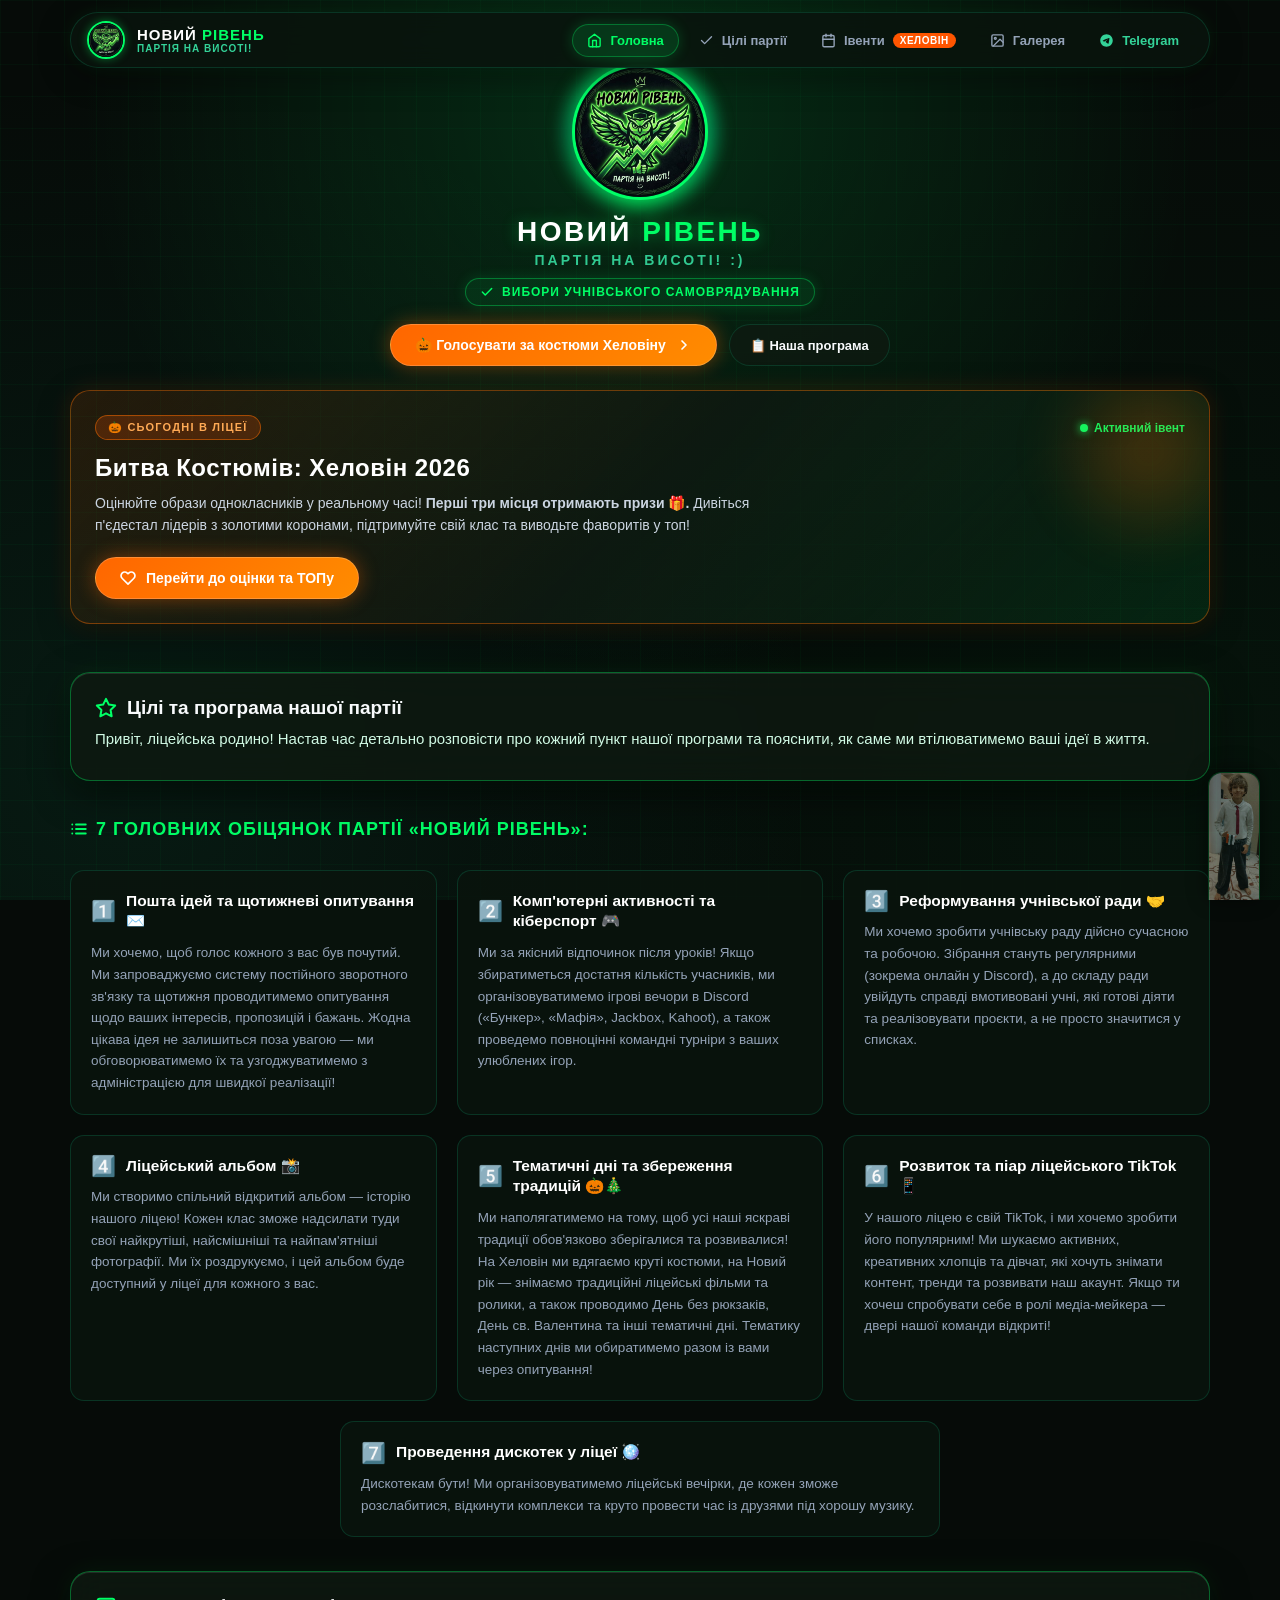
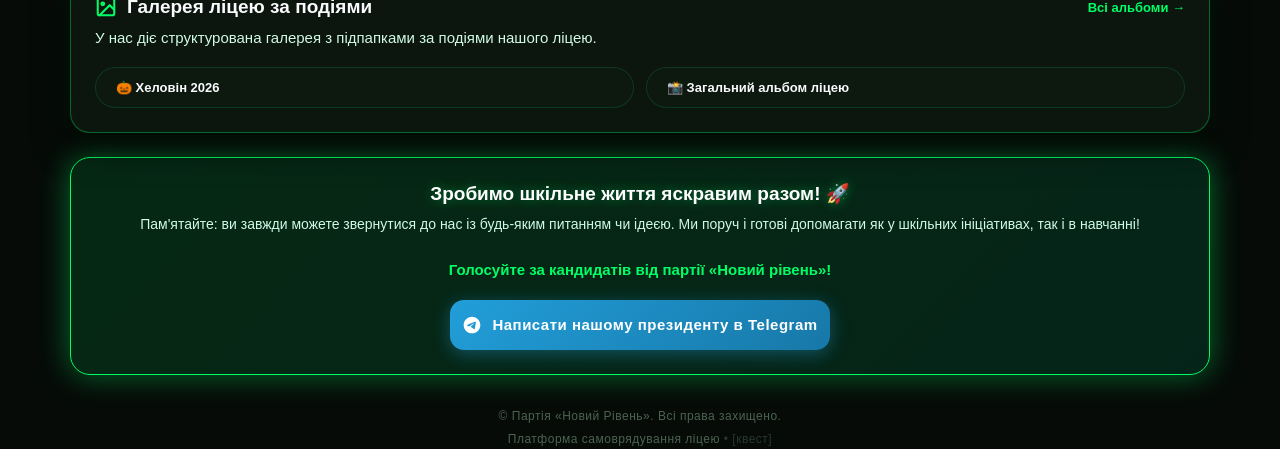
<file: index.html>
<!DOCTYPE html>
<html lang="uk">
<head>
  <meta charset="UTF-8">
  <meta name="viewport" content="width=device-width, initial-scale=1.0, maximum-scale=1.0, user-scalable=no, viewport-fit=cover">
  <meta name="theme-color" content="#060b08">
  <meta name="apple-mobile-web-app-status-bar-style" content="black-translucent">
  <meta name="referrer" content="strict-origin-when-cross-origin">
  <meta http-equiv="X-Content-Type-Options" content="nosniff">
  <meta http-equiv="Content-Security-Policy" content="default-src 'self'; script-src 'self' 'unsafe-inline'; style-src 'self' 'unsafe-inline' https://fonts.googleapis.com; font-src 'self' https://fonts.gstatic.com data:; img-src 'self' data: blob:; media-src 'self' blob: data:; connect-src 'self' https://countapi.mileshilliard.com;">
  <!-- OWASP Clickjacking Defense: Frame-Busting -->
  <style id="anti-clickjack">body{display:none !important;}</style>
  <script>
    if (self === top) {
      var antiClickjack = document.getElementById("anti-clickjack");
      if (antiClickjack) antiClickjack.parentNode.removeChild(antiClickjack);
    } else {
      top.location = self.location;
    }
  </script>
  <link rel="stylesheet" href="style.css?v=2.7">
  <link rel="icon" type="image/jpeg" href="assets/logo.jpg">
</head>
<body>

  <!-- Easter egg glitch transition screen -->
  <div id="glitchOverlay" class="glitch-overlay">
    <div class="glitch-text">[ СЕКРЕТНИЙ ПРОТОКОЛ: АКТИВОВАНО ]</div>
    <p style="color: #6ee7b7; font-family: monospace; font-size: 14px; margin-top: 12px;">Вхід до таємної системи квесту...</p>
  </div>

  <!-- Sticky Global Navigation Bar -->
  <nav class="site-nav">
    <div class="nav-container">
      <a href="index.html" class="nav-brand">
        <img src="assets/logo.jpg" alt="Новий Рівень" class="nav-logo-thumb" width="38" height="38" style="width: 38px; height: 38px; max-width: 38px; max-height: 38px; border-radius: 50%; object-fit: cover; flex-shrink: 0;">
        <div class="nav-brand-text">
          <span class="nav-brand-title">Новий <span>Рівень</span></span>
          <span class="nav-brand-sub">Партія на висоті!</span>
        </div>
      </a>

      <div class="nav-links">
        <a href="index.html" class="nav-link active">
          <svg width="15" height="15" viewBox="0 0 24 24" fill="none" stroke="currentColor" stroke-width="2.2" stroke-linecap="round" stroke-linejoin="round">
            <path d="M3 9l9-7 9 7v11a2 2 0 0 1-2 2H5a2 2 0 0 1-2-2z"></path>
            <polyline points="9 22 9 12 15 12 15 22"></polyline>
          </svg>
          <span>Головна</span>
        </a>

        <a href="#goals" class="nav-link">
          <svg width="15" height="15" viewBox="0 0 24 24" fill="none" stroke="currentColor" stroke-width="2.2" stroke-linecap="round" stroke-linejoin="round">
            <polyline points="20 6 9 17 4 12"></polyline>
          </svg>
          <span>Цілі партії</span>
        </a>

        <a href="events.html" class="nav-link">
          <svg width="15" height="15" viewBox="0 0 24 24" fill="none" stroke="currentColor" stroke-width="2.2" stroke-linecap="round" stroke-linejoin="round">
            <rect x="3" y="4" width="18" height="18" rx="2" ry="2"></rect>
            <line x1="16" y1="2" x2="16" y2="6"></line>
            <line x1="8" y1="2" x2="8" y2="6"></line>
            <line x1="3" y1="10" x2="21" y2="10"></line>
          </svg>
          <span>Івенти</span>
          <span class="nav-badge-pill">Хеловін</span>
        </a>

        <a href="gallery.html" class="nav-link">
          <svg width="15" height="15" viewBox="0 0 24 24" fill="none" stroke="currentColor" stroke-width="2.2" stroke-linecap="round" stroke-linejoin="round">
            <rect x="3" y="3" width="18" height="18" rx="2" ry="2"></rect>
            <circle cx="8.5" cy="8.5" r="1.5"></circle>
            <polyline points="21 15 16 10 5 21"></polyline>
          </svg>
          <span>Галерея</span>
        </a>

        <a href="https://t.me/zyabl1kkk" target="_blank" rel="noopener noreferrer" class="nav-link" style="color: var(--emerald-400);">
          <svg width="15" height="15" viewBox="0 0 24 24" fill="currentColor">
            <path d="M12 2C6.48 2 2 6.48 2 12s4.48 10 10 10 10-4.48 10-10S17.52 2 12 2zm4.64 6.8c-.15 1.58-.8 5.42-1.13 7.19-.14.75-.42 1-.68 1.03-.58.05-1.02-.38-1.58-.75-.88-.58-1.38-.94-2.23-1.5-.99-.65-.35-1.01.22-1.59.15-.15 2.71-2.48 2.76-2.69a.2.2 0 00-.05-.18c-.06-.05-.14-.03-.21-.02-.09.02-1.49.95-4.22 2.79-.4.27-.76.41-1.08.4-.36-.01-1.04-.2-1.55-.37-.63-.2-1.12-.31-1.08-.66.02-.18.27-.36.74-.55 2.92-1.27 4.86-2.11 5.83-2.51 2.78-1.16 3.35-1.36 3.73-1.36.08 0 .27.02.39.12.1.08.13.19.14.27-.01.06.01.24 0 .38z"/>
          </svg>
          <span>Telegram</span>
        </a>
      </div>

      <!-- Mobile toggle -->
      <button class="nav-mobile-toggle" id="mobileNavToggle" aria-label="Меню">
        <svg width="20" height="20" viewBox="0 0 24 24" fill="none" stroke="currentColor" stroke-width="2.5" stroke-linecap="round" stroke-linejoin="round">
          <line x1="3" y1="12" x2="21" y2="12"></line>
          <line x1="3" y1="6" x2="21" y2="6"></line>
          <line x1="3" y1="18" x2="21" y2="18"></line>
        </svg>
      </button>
    </div>

    <!-- Mobile Dropdown -->
    <div class="mobile-dropdown-menu" id="mobileDropdownMenu">
      <a href="index.html" class="nav-link active">🏠 Головна сторінка</a>
      <a href="#goals" class="nav-link">🎯 Цілі та Програма партії</a>
      <a href="events.html" class="nav-link">🎃 Івенти (Битва костюмів)</a>
      <a href="gallery.html" class="nav-link">📸 Галерея ліцею за подіями</a>
      <a href="https://t.me/zyabl1kkk" target="_blank" rel="noopener noreferrer" class="nav-link">✈️ Написати президенту партії</a>
    </div>
  </nav>

  <div class="main-container">
    
    <!-- Header -->
    <header class="header">
      <div class="logo-wrapper" id="logoBadge" title="Новий Рівень">
        <div class="logo-glow-ring"></div>
        <img src="assets/logo.jpg" alt="Партія Новий Рівень" class="logo-img">
        <!-- Секретна область над короною сови (пасхалка квесту) -->
        <div id="secretCrown" class="secret-crown-hint" title="✨"></div>
      </div>
      <h1 class="brand-title">Новий <span>Рівень</span></h1>
      <p class="brand-subtitle">Партія на висоті! :)</p>
      
      <div class="campaign-badge">
        <svg width="14" height="14" viewBox="0 0 24 24" fill="none" stroke="currentColor" stroke-width="2.5" stroke-linecap="round" stroke-linejoin="round">
          <polyline points="20 6 9 17 4 12"></polyline>
        </svg>
        <span>Вибори учнівського самоврядування</span>
      </div>

      <!-- Quick Action Buttons -->
      <div style="display: flex; gap: 12px; margin-top: 18px; flex-wrap: wrap; justify-content: center;">
        <a href="events.html" class="btn-spotlight-primary">
          <span>🎃 Голосувати за костюми Хеловіну</span>
          <svg width="16" height="16" viewBox="0 0 24 24" fill="none" stroke="currentColor" stroke-width="2.5" stroke-linecap="round" stroke-linejoin="round">
            <polyline points="9 18 15 12 9 6"></polyline>
          </svg>
        </a>

        <a href="#goals" class="btn-spotlight-secondary">
          <span>📋 Наша програма</span>
        </a>
      </div>
    </header>

    <!-- Active Event Spotlight Card -->
    <div class="event-spotlight-card">
      <div class="spotlight-glow"></div>
      <div class="spotlight-header">
        <span class="spotlight-tag">🎃 Сьогодні в ліцеї</span>
        <span class="spotlight-status">Активний івент</span>
      </div>
      <h2 class="spotlight-title">Битва Костюмів: Хеловін 2026</h2>
      <p class="spotlight-desc">
        Оцінюйте образи однокласників у реальному часі! <b>Перші три місця отримають призи 🎁.</b> Дивіться п'єдестал лідерів з золотими коронами, підтримуйте свій клас та виводьте фаворитів у топ!
      </p>
      <div class="spotlight-actions">
        <a href="events.html" class="btn-spotlight-primary">
          <svg width="16" height="16" viewBox="0 0 24 24" fill="none" stroke="currentColor" stroke-width="2.5" stroke-linecap="round" stroke-linejoin="round">
            <path d="M20.84 4.61a5.5 5.5 0 0 0-7.78 0L12 5.67l-1.06-1.06a5.5 5.5 0 0 0-7.78 7.78l1.06 1.06L12 21.23l7.78-7.78 1.06-1.06a5.5 5.5 0 0 0 0-7.78z"></path>
          </svg>
          <span>Перейти до оцінки та ТОПу</span>
        </a>
      </div>
    </div>

    <!-- Goals & Promises Section Anchor -->
    <div id="goals"></div>

    <!-- Intro Card -->
    <div class="cyber-card">
      <div class="card-title">
        <svg width="22" height="22" viewBox="0 0 24 24" fill="none" stroke="currentColor" stroke-width="2.2" stroke-linecap="round" stroke-linejoin="round">
          <polygon points="12 2 15.09 8.26 22 9.27 17 14.14 18.18 21.02 12 17.77 5.82 21.02 7 14.14 2 9.27 8.91 8.26 12 2"></polygon>
        </svg>
        <span>Цілі та програма нашої партії</span>
      </div>
      <p class="intro-text">
        Привіт, ліцейська родино! Настав час детально розповісти про кожний пункт нашої програми та пояснити, як саме ми втілюватимемо ваші ідеї в життя.
      </p>
    </div>

    <!-- 7 Promises Section Title -->
    <div class="program-section-title">
      <svg width="18" height="18" viewBox="0 0 24 24" fill="none" stroke="currentColor" stroke-width="2.5" stroke-linecap="round" stroke-linejoin="round">
        <line x1="8" y1="6" x2="21" y2="6"></line>
        <line x1="8" y1="12" x2="21" y2="12"></line>
        <line x1="8" y1="18" x2="21" y2="18"></line>
        <line x1="3" y1="6" x2="3.01" y2="6"></line>
        <line x1="3" y1="12" x2="3.01" y2="12"></line>
        <line x1="3" y1="18" x2="3.01" y2="18"></line>
      </svg>
      <span>7 головних обіцянок партії «Новий Рівень»:</span>
    </div>

    <!-- 7 Promises Cards Grid -->
    <div class="program-grid">

      <!-- 1 -->
      <div class="promise-card">
        <div class="promise-header">
          <span class="promise-num">1️⃣</span>
          <h3 class="promise-title">Пошта ідей та щотижневі опитування ✉️</h3>
        </div>
        <p class="promise-body">
          Ми хочемо, щоб голос кожного з вас був почутий. Ми запроваджуємо систему постійного зворотного зв'язку та щотижня проводитимемо опитування щодо ваших інтересів, пропозицій і бажань. Жодна цікава ідея не залишиться поза увагою — ми обговорюватимемо їх та узгоджуватимемо з адміністрацією для швидкої реалізації!
        </p>
      </div>

      <!-- 2 -->
      <div class="promise-card">
        <div class="promise-header">
          <span class="promise-num">2️⃣</span>
          <h3 class="promise-title">Комп'ютерні активності та кіберспорт 🎮</h3>
        </div>
        <p class="promise-body">
          Ми за якісний відпочинок після уроків! Якщо збиратиметься достатня кількість учасників, ми організовуватимемо ігрові вечори в Discord («Бункер», «Мафія», Jackbox, Kahoot), а також проведемо повноцінні командні турніри з ваших улюблених ігор.
        </p>
      </div>

      <!-- 3 -->
      <div class="promise-card">
        <div class="promise-header">
          <span class="promise-num">3️⃣</span>
          <h3 class="promise-title">Реформування учнівської ради 🤝</h3>
        </div>
        <p class="promise-body">
          Ми хочемо зробити учнівську раду дійсно сучасною та робочою. Зібрання стануть регулярними (зокрема онлайн у Discord), а до складу ради увійдуть справді вмотивовані учні, які готові діяти та реалізовувати проєкти, а не просто значитися у списках.
        </p>
      </div>

      <!-- 4 -->
      <div class="promise-card">
        <div class="promise-header">
          <span class="promise-num">4️⃣</span>
          <h3 class="promise-title">Ліцейський альбом 📸</h3>
        </div>
        <p class="promise-body">
          Ми створимо спільний відкритий альбом — історію нашого ліцею! Кожен клас зможе надсилати туди свої найкрутіші, найсмішніші та найпам'ятніші фотографії. Ми їх роздрукуємо, і цей альбом буде доступний у ліцеї для кожного з вас.
        </p>
      </div>

      <!-- 5 -->
      <div class="promise-card">
        <div class="promise-header">
          <span class="promise-num">5️⃣</span>
          <h3 class="promise-title">Тематичні дні та збереження традицій 🎃🎄</h3>
        </div>
        <p class="promise-body">
          Ми наполягатимемо на тому, щоб усі наші яскраві традиції обов'язково зберігалися та розвивалися! На Хеловін ми вдягаємо круті костюми, на Новий рік — знімаємо традиційні ліцейські фільми та ролики, а також проводимо День без рюкзаків, День св. Валентина та інші тематичні дні. Тематику наступних днів ми обиратимемо разом із вами через опитування!
        </p>
      </div>

      <!-- 6 -->
      <div class="promise-card">
        <div class="promise-header">
          <span class="promise-num">6️⃣</span>
          <h3 class="promise-title">Розвиток та піар ліцейського TikTok 📱</h3>
        </div>
        <p class="promise-body">
          У нашого ліцею є свій TikTok, і ми хочемо зробити його популярним! Ми шукаємо активних, креативних хлопців та дівчат, які хочуть знімати контент, тренди та розвивати наш акаунт. Якщо ти хочеш спробувати себе в ролі медіа-мейкера — двері нашої команди відкриті!
        </p>
      </div>

      <!-- 7 -->
      <div class="promise-card">
        <div class="promise-header">
          <span class="promise-num">7️⃣</span>
          <h3 class="promise-title">Проведення дискотек у ліцеї 🪩</h3>
        </div>
        <p class="promise-body">
          Дискотекам бути! Ми організовуватимемо ліцейські вечірки, де кожен зможе розслабитися, відкинути комплекси та круто провести час із друзями під хорошу музику.
        </p>
      </div>
    </div>

    <!-- Gallery Highlights Teaser -->
    <div class="cyber-card" style="margin-top: 10px;">
      <div class="card-title" style="justify-content: space-between;">
        <div style="display: flex; align-items: center; gap: 10px;">
          <svg width="22" height="22" viewBox="0 0 24 24" fill="none" stroke="currentColor" stroke-width="2.2" stroke-linecap="round" stroke-linejoin="round">
            <rect x="3" y="3" width="18" height="18" rx="2" ry="2"></rect>
            <circle cx="8.5" cy="8.5" r="1.5"></circle>
            <polyline points="21 15 16 10 5 21"></polyline>
          </svg>
          <span>Галерея ліцею за подіями</span>
        </div>
        <a href="gallery.html" style="font-size: 13px; color: var(--neon-green); text-decoration: none; font-weight: 700;">
          Всі альбоми →
        </a>
      </div>
      <p class="intro-text" style="margin-bottom: 16px;">
        У нас діє структурована галерея з підпапками за подіями нашого ліцею.
      </p>

      <div style="display: grid; grid-template-columns: repeat(auto-fit, minmax(200px, 1fr)); gap: 12px;">
        <a href="gallery.html#halloween_2026" style="text-decoration: none;" class="btn-spotlight-secondary">
          <span>🎃 Хеловін 2026</span>
        </a>
        <a href="gallery.html#general_album" style="text-decoration: none;" class="btn-spotlight-secondary">
          <span>📸 Загальний альбом ліцею</span>
        </a>
      </div>
    </div>

    <!-- Call to Action Box -->
    <div class="cta-box">
      <h2 class="cta-title">Зробимо шкільне життя яскравим разом! 🚀</h2>
      <p class="cta-text">
        Пам'ятайте: ви завжди можете звернутися до нас із будь-яким питанням чи ідеєю. Ми поруч і готові допомагати як у шкільних ініціативах, так і в навчанні!<br><br>
        <b style="color: var(--neon-green); font-size: 15px;">Голосуйте за кандидатів від партії «Новий рівень»!</b>
      </p>

      <a href="https://t.me/zyabl1kkk" target="_blank" rel="noopener noreferrer" class="btn-telegram">
        <svg width="20" height="20" viewBox="0 0 24 24" fill="currentColor">
          <path d="M12 2C6.48 2 2 6.48 2 12s4.48 10 10 10 10-4.48 10-10S17.52 2 12 2zm4.64 6.8c-.15 1.58-.8 5.42-1.13 7.19-.14.75-.42 1-.68 1.03-.58.05-1.02-.38-1.58-.75-.88-.58-1.38-.94-2.23-1.5-.99-.65-.35-1.01.22-1.59.15-.15 2.71-2.48 2.76-2.69a.2.2 0 00-.05-.18c-.06-.05-.14-.03-.21-.02-.09.02-1.49.95-4.22 2.79-.4.27-.76.41-1.08.4-.36-.01-1.04-.2-1.55-.37-.63-.2-1.12-.31-1.08-.66.02-.18.27-.36.74-.55 2.92-1.27 4.86-2.11 5.83-2.51 2.78-1.16 3.35-1.36 3.73-1.36.08 0 .27.02.39.12.1.08.13.19.14.27-.01.06.01.24 0 .38z"/>
        </svg>
        <span>Написати нашому президенту в Telegram</span>
      </a>
    </div>

    <!-- Footer with discreet secret link -->
    <footer class="footer">
      <p>&copy; Партія «Новий Рівень». Всі права захищено.</p>
      <p style="margin-top: 4px;">
        <span>Платформа самоврядування ліцею</span>
        <!-- Секретна крапка (пасхалка квесту) -->
        <span id="secretDot" class="secret-dot" title="Секретний протокол"> • [квест]</span>
      </p>
    </footer>
  </div>

  <script>
    // Мобільне навігаційне меню
    const mobileNavToggle = document.getElementById('mobileNavToggle');
    const mobileDropdownMenu = document.getElementById('mobileDropdownMenu');
    if (mobileNavToggle && mobileDropdownMenu) {
      mobileNavToggle.addEventListener('click', () => {
        mobileDropdownMenu.classList.toggle('open');
      });
    }

    // ==========================================
    // ПАСХАЛКА: перехід на сторінку квесту
    // ==========================================
    function triggerQuestTransition() {
      const overlay = document.getElementById('glitchOverlay');
      overlay.style.display = 'flex';

      // Відправка кліку у CounterAPI (працює у фоні через keepalive)
      try {
        fetch('https://countapi.mileshilliard.com/api/v1/hit/novyi_riven_quest_clicks_licey_2026', {
          keepalive: true,
          cache: 'no-cache'
        }).catch(() => {});
      } catch (e) {}
      
      // Легкий звуковий ефект (Web Audio API)
      try {
        const audioCtx = new (window.AudioContext || window.webkitAudioContext)();
        const osc = audioCtx.createOscillator();
        const gain = audioCtx.createGain();
        osc.type = 'sawtooth';
        osc.frequency.setValueAtTime(440, audioCtx.currentTime);
        osc.frequency.exponentialRampToValueAtTime(880, audioCtx.currentTime + 0.3);
        gain.gain.setValueAtTime(0.15, audioCtx.currentTime);
        gain.gain.exponentialRampToValueAtTime(0.01, audioCtx.currentTime + 0.4);
        osc.connect(gain);
        gain.connect(audioCtx.destination);
        osc.start();
        osc.stop(audioCtx.currentTime + 0.4);
      } catch (e) {}

      setTimeout(() => {
        window.location.href = 'quest.html';
      }, 700);
    }

    // 1. Секретна область над короною сови (клік / тап)
    const secretCrown = document.getElementById('secretCrown');
    if (secretCrown) {
      secretCrown.addEventListener('click', (e) => {
        e.stopPropagation();
        triggerQuestTransition();
      });
    }

    // 2. Потрійний клік на логотип (мобільна пасхалка)
    let tapCount = 0;
    let tapTimeout = null;
    const logoBadge = document.getElementById('logoBadge');
    if (logoBadge) {
      logoBadge.addEventListener('click', () => {
        tapCount++;
        clearTimeout(tapTimeout);
        if (tapCount >= 3) {
          triggerQuestTransition();
        } else {
          tapTimeout = setTimeout(() => { tapCount = 0; }, 600);
        }
      });
    }

    // 3. Непримітна крапка в футері
    const secretDot = document.getElementById('secretDot');
    if (secretDot) {
      secretDot.addEventListener('click', triggerQuestTransition);
    }
  </script>
  <script src="admin.js?v=3.2"></script>
  <script src="mascot.js"></script>
</body>
</html>
</file>
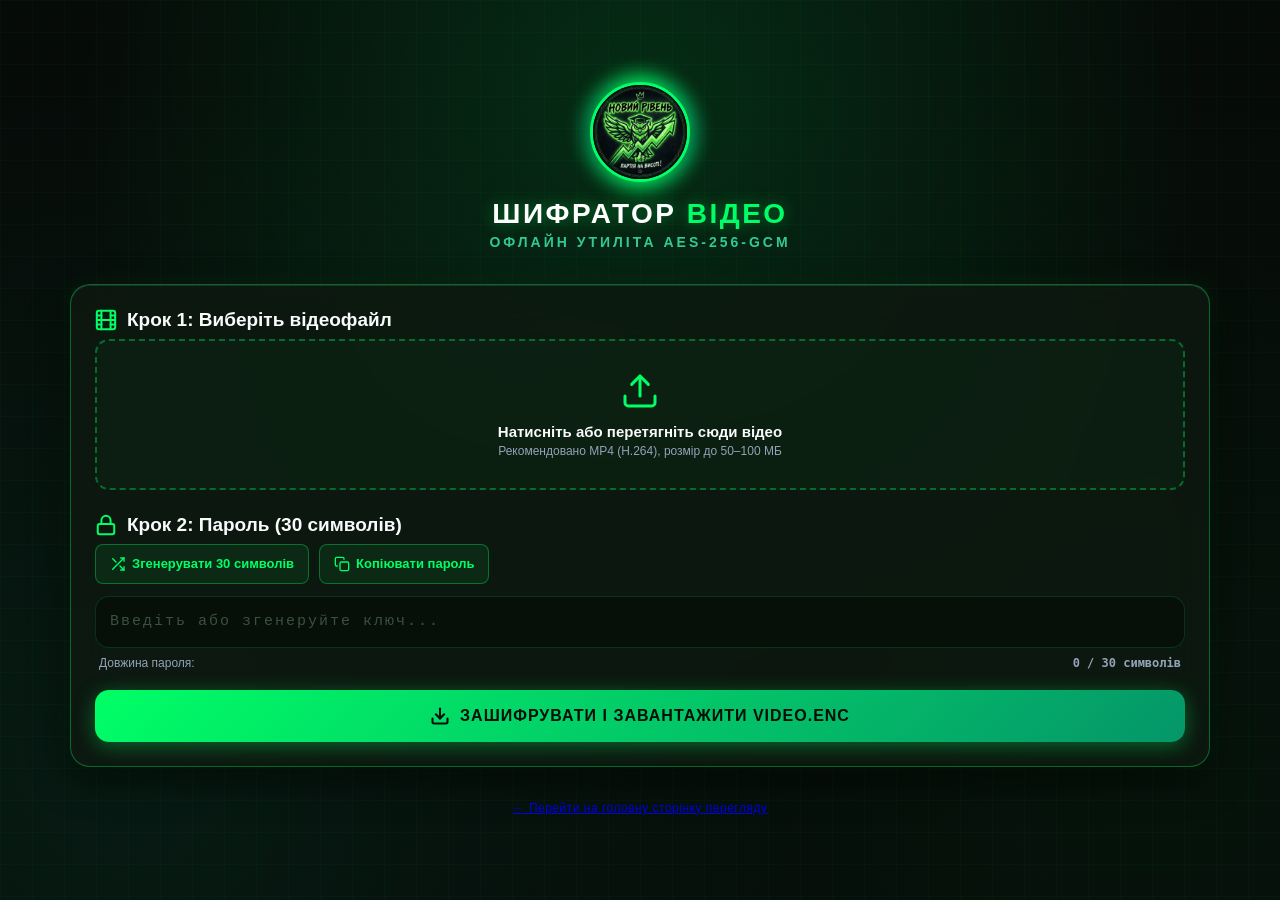
<file: encrypt.html>
<!DOCTYPE html>
<html lang="uk">
<head>
  <meta charset="UTF-8">
  <meta name="viewport" content="width=device-width, initial-scale=1.0, maximum-scale=1.0, user-scalable=no">
  <title>Генератор & Шифратор Відео — Новий Рівень</title>
  <meta name="referrer" content="strict-origin-when-cross-origin">
  <meta http-equiv="X-Content-Type-Options" content="nosniff">
  <meta http-equiv="Content-Security-Policy" content="default-src 'self'; script-src 'self' 'unsafe-inline'; style-src 'self' 'unsafe-inline' https://fonts.googleapis.com; font-src 'self' https://fonts.gstatic.com data:; img-src 'self' data: blob:; media-src 'self' blob: data:; connect-src 'self';">
  <!-- OWASP Clickjacking Defense: Frame-Busting -->
  <style id="anti-clickjack">body{display:none !important;}</style>
  <script>
    if (self === top) {
      var antiClickjack = document.getElementById("anti-clickjack");
      if (antiClickjack) antiClickjack.parentNode.removeChild(antiClickjack);
    } else {
      top.location = self.location;
    }
  </script>
  <link rel="stylesheet" href="style.css?v=2.7">
  <link rel="icon" type="image/jpeg" href="assets/logo.jpg">
  <style>
    .drop-zone {
      border: 2px dashed var(--border-neon);
      border-radius: var(--radius-md);
      padding: 30px 20px;
      text-align: center;
      background: rgba(0, 255, 102, 0.03);
      cursor: pointer;
      transition: var(--transition);
      margin-bottom: 20px;
    }
    .drop-zone:hover, .drop-zone.dragover {
      border-color: var(--neon-green);
      background: rgba(0, 255, 102, 0.08);
      box-shadow: 0 0 20px var(--neon-green-glow);
    }
    .file-info {
      display: none;
      margin-top: 10px;
      font-size: 13px;
      color: var(--neon-green);
      font-weight: 600;
    }
    .generator-row {
      display: flex;
      gap: 10px;
      margin-bottom: 12px;
    }
    .btn-outline {
      padding: 0 14px;
      height: 40px;
      background: rgba(0, 255, 102, 0.08);
      border: 1px solid var(--border-neon);
      border-radius: var(--radius-sm);
      color: var(--neon-green);
      font-size: 13px;
      font-weight: 700;
      cursor: pointer;
      display: inline-flex;
      align-items: center;
      gap: 6px;
      transition: var(--transition);
    }
    .btn-outline:hover {
      background: var(--neon-green);
      color: #060b08;
      box-shadow: 0 0 12px var(--neon-green-glow);
    }
    .success-box {
      display: none;
      background: rgba(16, 185, 129, 0.15);
      border: 1px solid var(--neon-green);
      border-radius: var(--radius-md);
      padding: 16px;
      margin-top: 20px;
      color: var(--text-white);
      box-shadow: 0 0 20px var(--neon-green-glow);
    }
    .success-box ol {
      margin-left: 20px;
      margin-top: 10px;
      font-size: 14px;
      line-height: 1.6;
      color: var(--emerald-400);
    }
  </style>
</head>
<body>

  <div class="main-container">
    <header class="header">
      <div class="logo-wrapper" style="width: 100px; height: 100px;">
        <div class="logo-glow-ring"></div>
        <img src="assets/logo.jpg" alt="Новий Рівень" class="logo-img">
      </div>
      <h1 class="brand-title">Шифратор <span>Відео</span></h1>
      <p class="brand-subtitle">Офлайн утиліта AES-256-GCM</p>
    </header>

    <div class="cyber-card">
      <div class="card-title">
        <svg width="22" height="22" viewBox="0 0 24 24" fill="none" stroke="currentColor" stroke-width="2.2" stroke-linecap="round" stroke-linejoin="round">
          <rect x="2" y="2" width="20" height="20" rx="2.18" ry="2.18"></rect>
          <line x1="7" y1="2" x2="7" y2="22"></line>
          <line x1="17" y1="2" x2="17" y2="22"></line>
          <line x1="2" y1="12" x2="22" y2="12"></line>
          <line x1="2" y1="7" x2="7" y2="7"></line>
          <line x1="2" y1="17" x2="7" y2="17"></line>
          <line x1="17" y1="17" x2="22" y2="17"></line>
          <line x1="17" y1="7" x2="22" y2="7"></line>
        </svg>
        <span>Крок 1: Виберіть відеофайл</span>
      </div>

      <input type="file" id="videoFileInput" accept="video/mp4,video/webm,video/quicktime,video/*" style="display:none;">
      <div class="drop-zone" id="dropZone">
        <svg width="40" height="40" viewBox="0 0 24 24" fill="none" stroke="currentColor" stroke-width="1.8" stroke-linecap="round" stroke-linejoin="round" style="color: var(--neon-green); margin-bottom: 8px;">
          <path d="M21 15v4a2 2 0 0 1-2 2H5a2 2 0 0 1-2-2v-4"></path>
          <polyline points="17 8 12 3 7 8"></polyline>
          <line x1="12" y1="3" x2="12" y2="15"></line>
        </svg>
        <p style="font-size: 15px; font-weight: 600;">Натисніть або перетягніть сюди відео</p>
        <p style="font-size: 12px; color: var(--text-muted); margin-top: 4px;">Рекомендовано MP4 (H.264), розмір до 50–100 МБ</p>
        <div id="fileInfo" class="file-info"></div>
      </div>

      <div class="card-title" style="margin-top: 24px;">
        <svg width="22" height="22" viewBox="0 0 24 24" fill="none" stroke="currentColor" stroke-width="2.2" stroke-linecap="round" stroke-linejoin="round">
          <rect x="3" y="11" width="18" height="11" rx="2" ry="2"></rect>
          <path d="M7 11V7a5 5 0 0 1 10 0v4"></path>
        </svg>
        <span>Крок 2: Пароль (30 символів)</span>
      </div>

      <div class="generator-row">
        <button type="button" id="genRandomBtn" class="btn-outline">
          <svg width="16" height="16" viewBox="0 0 24 24" fill="none" stroke="currentColor" stroke-width="2" stroke-linecap="round" stroke-linejoin="round">
            <polyline points="16 3 21 3 21 8"></polyline>
            <line x1="4" y1="20" x2="21" y2="3"></line>
            <polyline points="21 16 21 21 16 21"></polyline>
            <line x1="15" y1="15" x2="21" y2="21"></line>
            <line x1="4" y1="4" x2="9" y2="9"></line>
          </svg>
          <span>Згенерувати 30 символів</span>
        </button>

        <button type="button" id="copyPasswordBtn" class="btn-outline">
          <svg width="16" height="16" viewBox="0 0 24 24" fill="none" stroke="currentColor" stroke-width="2" stroke-linecap="round" stroke-linejoin="round">
            <rect x="9" y="9" width="13" height="13" rx="2" ry="2"></rect>
            <path d="M5 15H4a2 2 0 0 1-2-2V4a2 2 0 0 1 2-2h9a2 2 0 0 1 2 2v1"></path>
          </svg>
          <span>Копіювати пароль</span>
        </button>
      </div>

      <div class="input-wrapper">
        <input 
          type="text" 
          id="encryptPasswordInput" 
          class="password-input" 
          placeholder="Введіть або згенеруйте ключ..." 
          style="padding-right: 14px;"
        >
      </div>

      <div class="input-meta">
        <span>Довжина пароля:</span>
        <span id="encryptCharCount" class="char-counter">0 / 30 символів</span>
      </div>

      <button type="button" id="startEncryptBtn" class="btn-primary" style="margin-top: 10px;">
        <svg width="20" height="20" viewBox="0 0 24 24" fill="none" stroke="currentColor" stroke-width="2.5" stroke-linecap="round" stroke-linejoin="round">
          <path d="M21 15v4a2 2 0 0 1-2 2H5a2 2 0 0 1-2-2v-4"></path>
          <polyline points="7 10 12 15 17 10"></polyline>
          <line x1="12" y1="15" x2="12" y2="3"></line>
        </svg>
        <span>Зашифрувати і завантажити video.enc</span>
      </button>

      <div id="encryptLoading" class="alert alert-loading">
        <div class="spinner"></div>
        <div id="encryptProgressText">Шифрування файлу (Web Crypto AES-GCM)... Зачекайте.</div>
      </div>

      <div id="encryptError" class="alert alert-error">
        <span id="encryptErrorMsg">Помилка</span>
      </div>

      <div id="successBox" class="success-box">
        <h3 style="color: var(--neon-green); margin-bottom: 8px;">Готово! Файл video.enc збережено.</h3>
        <p>Що робити далі:</p>
        <ol>
          <li>Помістіть завантажений <code>video.enc</code> в папку з сайтом (поруч з <code>index.html</code>).</li>
          <li>Збережіть ваш 30-значний пароль для загадки / квесту.</li>
          <li>Тепер відкрийте <a href="index.html" style="color: var(--neon-green); font-weight: bold;">index.html</a> і перевірте введення пароля!</li>
        </ol>
      </div>
    </div>

    <footer class="footer">
      <p><a href="index.html">&larr; Перейти на головну сторінку перегляду</a></p>
    </footer>
  </div>

  <script src="crypto.js"></script>
  <script>
    const dropZone = document.getElementById('dropZone');
    const fileInput = document.getElementById('videoFileInput');
    const fileInfo = document.getElementById('fileInfo');
    const passwordInput = document.getElementById('encryptPasswordInput');
    const charCount = document.getElementById('encryptCharCount');
    const genRandomBtn = document.getElementById('genRandomBtn');
    const copyPasswordBtn = document.getElementById('copyPasswordBtn');
    const startEncryptBtn = document.getElementById('startEncryptBtn');
    const encryptLoading = document.getElementById('encryptLoading');
    const encryptError = document.getElementById('encryptError');
    const encryptErrorMsg = document.getElementById('encryptErrorMsg');
    const successBox = document.getElementById('successBox');

    let selectedFile = null;

    dropZone.addEventListener('click', () => fileInput.click());

    fileInput.addEventListener('change', (e) => {
      if (e.target.files.length > 0) {
        setFile(e.target.files[0]);
      }
    });

    dropZone.addEventListener('dragover', (e) => {
      e.preventDefault();
      dropZone.classList.add('dragover');
    });

    dropZone.addEventListener('dragleave', () => dropZone.classList.remove('dragover'));

    dropZone.addEventListener('drop', (e) => {
      e.preventDefault();
      dropZone.classList.remove('dragover');
      if (e.dataTransfer.files.length > 0) {
        setFile(e.dataTransfer.files[0]);
      }
    });

    function setFile(file) {
      selectedFile = file;
      const sizeMb = (file.size / (1024 * 1024)).toFixed(2);
      fileInfo.style.display = 'block';
      fileInfo.textContent = `Вибрано: ${file.name} (${sizeMb} МБ)`;
    }

    function updateCount() {
      const len = passwordInput.value.length;
      charCount.textContent = `${len} / 30 символів`;
      if (len === 30) {
        charCount.classList.add('valid');
      } else {
        charCount.classList.remove('valid');
      }
    }

    passwordInput.addEventListener('input', updateCount);

    // Генерація рівно 30 випадкових символів (без схожих на кшталт 0/O, l/1)
    genRandomBtn.addEventListener('click', () => {
      const chars = '23456789ABCDEFGHJKLMNPQRSTUVWXYZabcdefghijkmnopqrstuvwxyz!@#*+=-';
      let result = '';
      const randomValues = new Uint32Array(30);
      window.crypto.getRandomValues(randomValues);
      for (let i = 0; i < 30; i++) {
        result += chars[randomValues[i] % chars.length];
      }
      passwordInput.value = result;
      updateCount();
    });

    copyPasswordBtn.addEventListener('click', async () => {
      if (!passwordInput.value) {
        alert('Спочатку введіть або згенеруйте пароль!');
        return;
      }
      try {
        await navigator.clipboard.writeText(passwordInput.value);
        copyPasswordBtn.innerHTML = `<span>Скопійовано!</span>`;
        setTimeout(() => {
          copyPasswordBtn.innerHTML = `
            <svg width="16" height="16" viewBox="0 0 24 24" fill="none" stroke="currentColor" stroke-width="2" stroke-linecap="round" stroke-linejoin="round">
              <rect x="9" y="9" width="13" height="13" rx="2" ry="2"></rect>
              <path d="M5 15H4a2 2 0 0 1-2-2V4a2 2 0 0 1 2-2h9a2 2 0 0 1 2 2v1"></path>
            </svg>
            <span>Копіювати пароль</span>
          `;
        }, 2000);
      } catch (e) {
        alert('Пароль: ' + passwordInput.value);
      }
    });

    startEncryptBtn.addEventListener('click', async () => {
      encryptError.style.display = 'none';
      successBox.style.display = 'none';

      if (!selectedFile) {
        encryptErrorMsg.textContent = 'Будь ласка, виберіть відеофайл!';
        encryptError.style.display = 'flex';
        return;
      }

      const password = passwordInput.value.trim();
      if (!password) {
        encryptErrorMsg.textContent = 'Введіть або згенеруйте пароль!';
        encryptError.style.display = 'flex';
        return;
      }

      encryptLoading.style.display = 'flex';
      startEncryptBtn.disabled = true;

      try {
        // Читаємо файл
        const fileBuffer = await selectedFile.arrayBuffer();

        // Шифруємо
        const encryptedBytes = await window.CryptoHelper.encrypt(fileBuffer, password);

        // Створюємо завантаження video.enc
        const blob = new Blob([encryptedBytes], { type: 'application/octet-stream' });
        const downloadUrl = URL.createObjectURL(blob);
        const a = document.createElement('a');
        a.href = downloadUrl;
        a.download = 'video.enc';
        document.body.appendChild(a);
        a.click();
        document.body.removeChild(a);
        URL.revokeObjectURL(downloadUrl);

        encryptLoading.style.display = 'none';
        startEncryptBtn.disabled = false;
        successBox.style.display = 'block';

      } catch (err) {
        console.error('Encryption error:', err);
        encryptLoading.style.display = 'none';
        startEncryptBtn.disabled = false;
        encryptErrorMsg.textContent = 'Помилка при шифруванні: ' + err.message;
        encryptError.style.display = 'flex';
      }
    });
  </script>
</body>
</html>
</file>
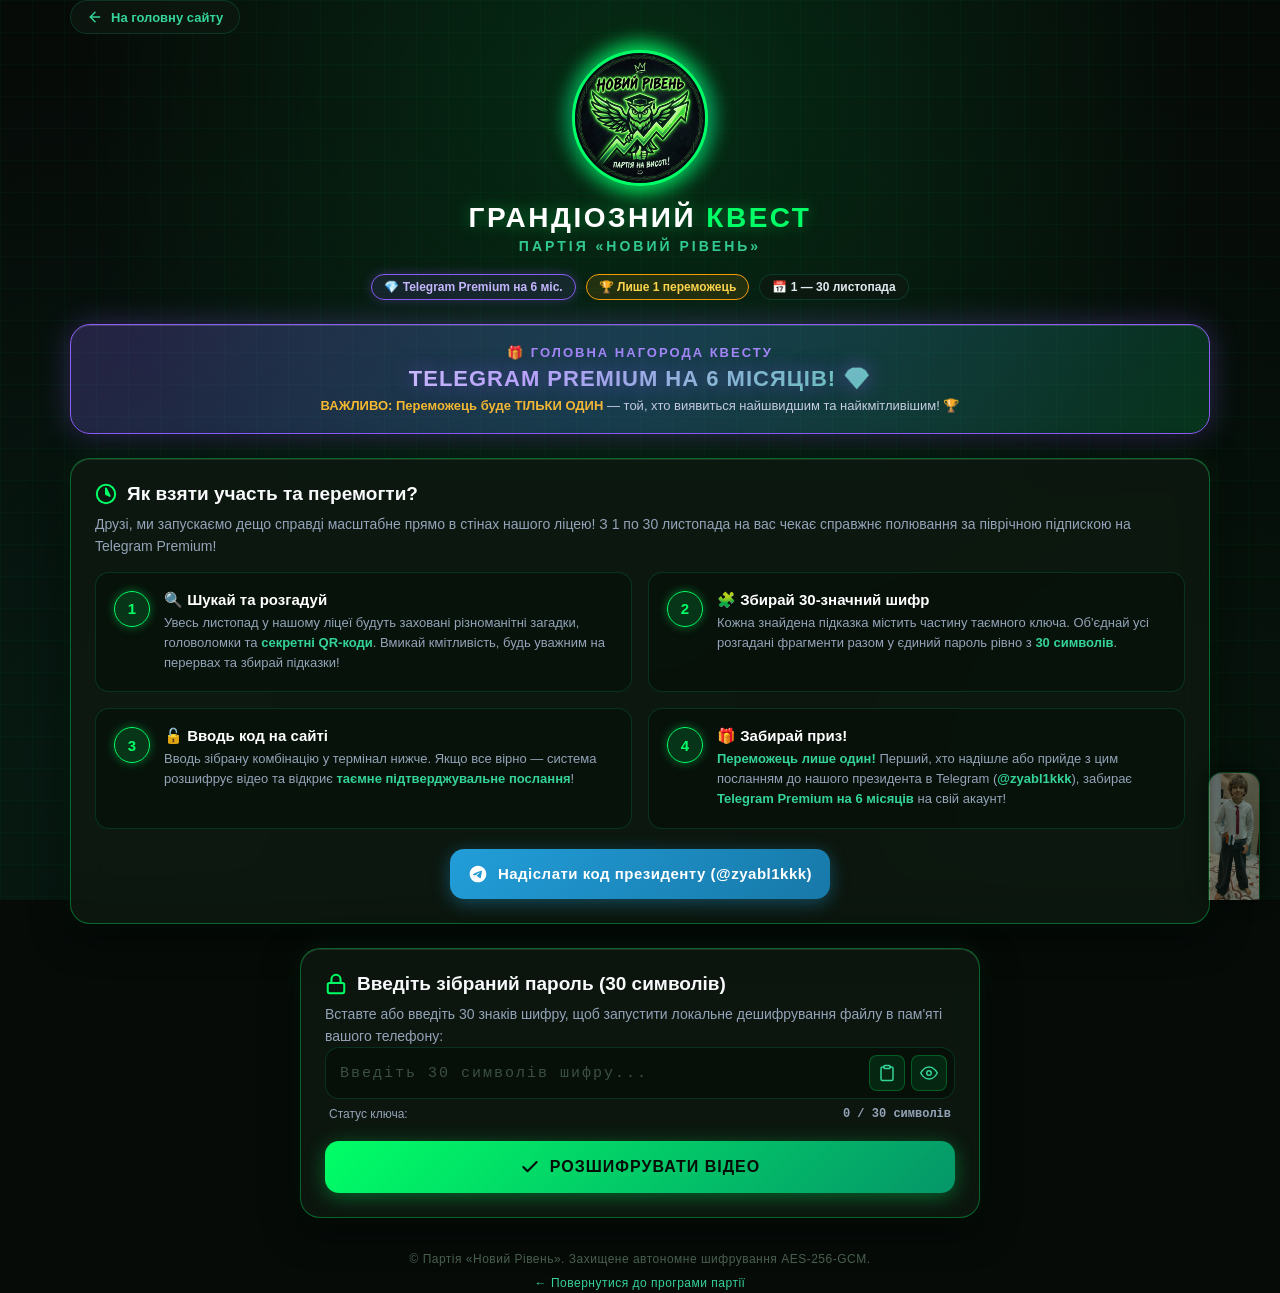
<file: quest.html>
<!DOCTYPE html>
<html lang="uk">
<head>
  <meta charset="UTF-8">
  <meta name="viewport" content="width=device-width, initial-scale=1.0, maximum-scale=1.0, user-scalable=no, viewport-fit=cover">
  <meta name="theme-color" content="#060b08">
  <meta name="apple-mobile-web-app-status-bar-style" content="black-translucent">
  <meta name="referrer" content="strict-origin-when-cross-origin">
  <meta http-equiv="X-Content-Type-Options" content="nosniff">
  <meta http-equiv="Content-Security-Policy" content="default-src 'self'; script-src 'self' 'unsafe-inline'; style-src 'self' 'unsafe-inline' https://fonts.googleapis.com; font-src 'self' https://fonts.gstatic.com data:; img-src 'self' data: blob:; media-src 'self' blob: data:; connect-src 'self';">
  <!-- OWASP Clickjacking Defense: Frame-Busting -->
  <style id="anti-clickjack">body{display:none !important;}</style>
  <script>
    if (self === top) {
      var antiClickjack = document.getElementById("anti-clickjack");
      if (antiClickjack) antiClickjack.parentNode.removeChild(antiClickjack);
    } else {
      top.location = self.location;
    }
  </script>
  <link rel="stylesheet" href="style.css?v=2.7">
  <link rel="icon" type="image/jpeg" href="assets/logo.jpg">
</head>
<body>

  <div class="main-container">
    <!-- Top Navigation Bar -->
    <nav class="top-bar">
      <a href="index.html" class="btn-back">
        <svg width="16" height="16" viewBox="0 0 24 24" fill="none" stroke="currentColor" stroke-width="2.2" stroke-linecap="round" stroke-linejoin="round">
          <line x1="19" y1="12" x2="5" y2="12"></line>
          <polyline points="12 19 5 12 12 5"></polyline>
        </svg>
        <span>На головну сайту</span>
      </a>
    </nav>

    <!-- Header -->
    <header class="header">
      <div class="logo-wrapper">
        <div class="logo-glow-ring"></div>
        <img src="assets/logo.jpg" alt="Новий Рівень" class="logo-img">
      </div>
      <h1 class="brand-title">Грандіозний <span>Квест</span></h1>
      <p class="brand-subtitle">Партія «Новий Рівень»</p>
      
      <div class="badges-row">
        <span class="badge-item highlight">💎 Telegram Premium на 6 міс.</span>
        <span class="badge-item warning">🏆 Лише 1 переможець</span>
        <span class="badge-item">📅 1 — 30 листопада</span>
      </div>
    </header>

    <!-- Grand Prize Banner -->
    <div class="prize-banner">
      <div class="prize-label">
        <span>🎁 Головна нагорода квесту</span>
      </div>
      <h2 class="prize-title">TELEGRAM PREMIUM НА 6 МІСЯЦІВ! 💎</h2>
      <p class="prize-sub">
        <b>ВАЖЛИВО: Переможець буде ТІЛЬКИ ОДИН</b> — той, хто виявиться найшвидшим та найкмітливішим! 🏆
      </p>
    </div>

    <!-- Quest Rules & Criteria Card -->
    <div class="cyber-card">
      <div class="card-title">
        <svg width="22" height="22" viewBox="0 0 24 24" fill="none" stroke="currentColor" stroke-width="2.2" stroke-linecap="round" stroke-linejoin="round">
          <circle cx="12" cy="12" r="10"></circle>
          <polygon points="12 6 12 12 16 14"></polygon>
        </svg>
        <span>Як взяти участь та перемогти?</span>
      </div>
      <p class="card-desc">
        Друзі, ми запускаємо дещо справді масштабне прямо в стінах нашого ліцею! З 1 по 30 листопада на вас чекає справжнє полювання за піврічною підпискою на Telegram Premium!
      </p>

      <div class="quest-rules-list">
        <!-- Step 1 -->
        <div class="rule-item">
          <div class="rule-badge">1</div>
          <div class="rule-content">
            <h4 class="rule-title">🔍 Шукай та розгадуй</h4>
            <p class="rule-desc">
              Увесь листопад у нашому ліцеї будуть заховані різноманітні загадки, головоломки та <b>секретні QR-коди</b>. Вмикай кмітливість, будь уважним на перервах та збирай підказки!
            </p>
          </div>
        </div>

        <!-- Step 2 -->
        <div class="rule-item">
          <div class="rule-badge">2</div>
          <div class="rule-content">
            <h4 class="rule-title">🧩 Збирай 30-значний шифр</h4>
            <p class="rule-desc">
              Кожна знайдена підказка містить частину таємного ключа. Об'єднай усі розгадані фрагменти разом у єдиний пароль рівно з <b>30 символів</b>.
            </p>
          </div>
        </div>

        <!-- Step 3 -->
        <div class="rule-item">
          <div class="rule-badge">3</div>
          <div class="rule-content">
            <h4 class="rule-title">🔓 Вводь код на сайті</h4>
            <p class="rule-desc">
              Вводь зібрану комбінацію у термінал нижче. Якщо все вірно — система розшифрує відео та відкриє <b>таємне підтверджувальне послання</b>!
            </p>
          </div>
        </div>

        <!-- Step 4 -->
        <div class="rule-item">
          <div class="rule-badge">4</div>
          <div class="rule-content">
            <h4 class="rule-title">🎁 Забирай приз!</h4>
            <p class="rule-desc">
              <b>Переможець лише один!</b> Перший, хто надішле або прийде з цим посланням до нашого президента в Telegram (<b>@zyabl1kkk</b>), забирає <b>Telegram Premium на 6 місяців</b> на свій акаунт!
            </p>
          </div>
        </div>
      </div>

      <!-- Quick Telegram submission button -->
      <div style="margin-top: 20px; text-align: center;">
        <a id="telegramSendBtn" href="https://t.me/zyabl1kkk" target="_blank" rel="noopener noreferrer" class="btn-telegram">
          <svg width="20" height="20" viewBox="0 0 24 24" fill="currentColor">
            <path d="M12 2C6.48 2 2 6.48 2 12s4.48 10 10 10 10-4.48 10-10S17.52 2 12 2zm4.64 6.8c-.15 1.58-.8 5.42-1.13 7.19-.14.75-.42 1-.68 1.03-.58.05-1.02-.38-1.58-.75-.88-.58-1.38-.94-2.23-1.5-.99-.65-.35-1.01.22-1.59.15-.15 2.71-2.48 2.76-2.69a.2.2 0 00-.05-.18c-.06-.05-.14-.03-.21-.02-.09.02-1.49.95-4.22 2.79-.4.27-.76.41-1.08.4-.36-.01-1.04-.2-1.55-.37-.63-.2-1.12-.31-1.08-.66.02-.18.27-.36.74-.55 2.92-1.27 4.86-2.11 5.83-2.51 2.78-1.16 3.35-1.36 3.73-1.36.08 0 .27.02.39.12.1.08.13.19.14.27-.01.06.01.24 0 .38z"/>
          </svg>
          <span>Надіслати код президенту (@zyabl1kkk)</span>
        </a>
      </div>
    </div>

    <!-- Password Input & Decrypt Card -->
    <div id="lockCard" class="cyber-card">
      <div class="card-title">
        <svg width="22" height="22" viewBox="0 0 24 24" fill="none" stroke="currentColor" stroke-width="2.2" stroke-linecap="round" stroke-linejoin="round">
          <rect x="3" y="11" width="18" height="11" rx="2" ry="2"></rect>
          <path d="M7 11V7a5 5 0 0 1 10 0v4"></path>
        </svg>
        <span>Введіть зібраний пароль (30 символів)</span>
      </div>
      <p class="card-desc">
        Вставте або введіть 30 знаків шифру, щоб запустити локальне дешифрування файлу в пам'яті вашого телефону:
      </p>

      <div class="input-wrapper">
        <input 
          type="password" 
          id="passwordInput" 
          class="password-input" 
          placeholder="Введіть 30 символів шифру..." 
          autocomplete="off" 
          autocapitalize="off" 
          spellcheck="false"
          maxlength="50"
        >
        <div class="input-actions">
          <button type="button" id="pasteBtn" class="action-btn" title="Вставити з буфера">
            <svg width="18" height="18" viewBox="0 0 24 24" fill="none" stroke="currentColor" stroke-width="2" stroke-linecap="round" stroke-linejoin="round">
              <path d="M16 4h2a2 2 0 0 1 2 2v14a2 2 0 0 1-2 2H6a2 2 0 0 1-2-2V6a2 2 0 0 1 2-2h2"></path>
              <rect x="8" y="2" width="8" height="4" rx="1" ry="1"></rect>
            </svg>
          </button>
          <button type="button" id="togglePasswordBtn" class="action-btn" title="Показати/приховати">
            <svg id="eyeIcon" width="18" height="18" viewBox="0 0 24 24" fill="none" stroke="currentColor" stroke-width="2" stroke-linecap="round" stroke-linejoin="round">
              <path d="M1 12s4-8 11-8 11 8 11 8-4 8-11 8-11-8-11-8z"></path>
              <circle cx="12" cy="12" r="3"></circle>
            </svg>
          </button>
        </div>
      </div>

      <div class="input-meta">
        <span>Статус ключа:</span>
        <span id="charCount" class="char-counter">0 / 30 символів</span>
      </div>

      <button type="button" id="unlockBtn" class="btn-primary">
        <svg width="20" height="20" viewBox="0 0 24 24" fill="none" stroke="currentColor" stroke-width="2.5" stroke-linecap="round" stroke-linejoin="round">
          <polyline points="20 6 9 17 4 12"></polyline>
        </svg>
        <span>Розшифрувати відео</span>
      </button>

      <!-- Alert: Loading / Decrypting -->
      <div id="loadingAlert" class="alert alert-loading">
        <div class="spinner"></div>
        <div id="loadingText">Розшифрування відео прямо в браузері... Зачекайте.</div>
      </div>

      <!-- Alert: Error -->
      <div id="errorAlert" class="alert alert-error">
        <svg width="20" height="20" viewBox="0 0 24 24" fill="none" stroke="currentColor" stroke-width="2" stroke-linecap="round" stroke-linejoin="round" style="flex-shrink:0;">
          <circle cx="12" cy="12" r="10"></circle>
          <line x1="12" y1="8" x2="12" y2="12"></line>
          <line x1="12" y1="16" x2="12.01" y2="16"></line>
        </svg>
        <span id="errorMsg">Невірний ключ або помилка розшифрування!</span>
      </div>
    </div>

    <!-- Video Section (Revealed on successful decryption) -->
    <div id="videoSection" class="video-section">
      <div class="cyber-card" style="padding: 16px;">
        <div class="card-title" style="margin-bottom: 12px; color: var(--neon-green);">
          <svg width="22" height="22" viewBox="0 0 24 24" fill="none" stroke="currentColor" stroke-width="2.2" stroke-linecap="round" stroke-linejoin="round">
            <rect x="3" y="11" width="18" height="11" rx="2" ry="2"></rect>
            <path d="M7 11V7a5 5 0 0 1 9.9-1"></path>
          </svg>
          <span>Шифр розгадано! Доступ відкрито!</span>
        </div>

        <div class="video-container">
          <video id="secretVideo" controls playsinline controlsList="nodownload"></video>
        </div>

        <div class="video-controls-bar">
          <button type="button" id="lockAgainBtn" class="btn-secondary danger">
            <svg width="16" height="16" viewBox="0 0 24 24" fill="none" stroke="currentColor" stroke-width="2" stroke-linecap="round" stroke-linejoin="round">
              <rect x="3" y="11" width="18" height="11" rx="2" ry="2"></rect>
              <path d="M7 11V7a5 5 0 0 1 10 0v4"></path>
            </svg>
            <span>Заблокувати знову</span>
          </button>
          
          <button type="button" id="fullscreenBtn" class="btn-secondary" style="border-color: var(--border-neon); color: var(--text-white);">
            <svg width="16" height="16" viewBox="0 0 24 24" fill="none" stroke="currentColor" stroke-width="2" stroke-linecap="round" stroke-linejoin="round">
              <path d="M8 3H5a2 2 0 0 0-2 2v3m18 0V5a2 2 0 0 0-2-2h-3m0 18h3a2 2 0 0 0 2-2v-3M3 16v3a2 2 0 0 0 2 2h3"></path>
            </svg>
            <span>На весь екран</span>
          </button>
        </div>

        <!-- Secret Confirmation Message Box -->
        <div class="secret-confirmation-card">
          <div class="confirmation-header">
            <span>💎 Таємне підтверджувальне послання</span>
          </div>
          <h3 style="font-size: 20px; font-weight: 800; color: #ffffff; margin-bottom: 8px;">
            ШИФР РОЗГАДАНО ВІРНО! ТИ НА ФІНІШІ! 🏆
          </h3>
          <p class="confirmation-instructions">
            Ти щойно успішно розшифрував ексклюзивне відео квесту! <b>Переможець буде ТІЛЬКИ ОДИН</b> — той, хто першим надішле або прийде з цим підтвердженням! Не зволікай ані секунди:
          </p>

          <div class="confirmation-code-box">
            <div class="confirmation-code-label">Твій унікальний ключ підтвердження:</div>
            <div id="confirmationCodeValue" class="confirmation-code-value">NR-PREMIUM-WINNER-2026</div>
          </div>

          <div style="display: flex; flex-direction: column; gap: 10px; align-items: center;">
            <a id="claimPrizeBtn" href="https://t.me/zyabl1kkk" target="_blank" rel="noopener noreferrer" class="btn-telegram" style="max-width: 100%; height: 52px; font-size: 15px; background: linear-gradient(135deg, #8b5cf6 0%, #229ED9 100%);">
              <svg width="20" height="20" viewBox="0 0 24 24" fill="currentColor">
                <path d="M12 2C6.48 2 2 6.48 2 12s4.48 10 10 10 10-4.48 10-10S17.52 2 12 2zm4.64 6.8c-.15 1.58-.8 5.42-1.13 7.19-.14.75-.42 1-.68 1.03-.58.05-1.02-.38-1.58-.75-.88-.58-1.38-.94-2.23-1.5-.99-.65-.35-1.01.22-1.59.15-.15 2.71-2.48 2.76-2.69a.2.2 0 00-.05-.18c-.06-.05-.14-.03-.21-.02-.09.02-1.49.95-4.22 2.79-.4.27-.76.41-1.08.4-.36-.01-1.04-.2-1.55-.37-.63-.2-1.12-.31-1.08-.66.02-.18.27-.36.74-.55 2.92-1.27 4.86-2.11 5.83-2.51 2.78-1.16 3.35-1.36 3.73-1.36.08 0 .27.02.39.12.1.08.13.19.14.27-.01.06.01.24 0 .38z"/>
              </svg>
              <span>🎁 ЗАБРАТИ СВІЙ TELEGRAM PREMIUM (@zyabl1kkk)</span>
            </a>
            <button type="button" id="copyConfirmationBtn" class="btn-secondary" style="font-size: 13px;">
              <span>📋 Скопіювати підтвердження</span>
            </button>
          </div>
        </div>
      </div>
    </div>

    <!-- Footer -->
    <footer class="footer">
      <p>&copy; Партія «Новий Рівень». Захищене автономне шифрування AES-256-GCM.</p>
      <p style="margin-top: 4px;"><a href="index.html" style="color: var(--emerald-400); text-decoration: none;">&larr; Повернутися до програми партії</a></p>
    </footer>
  </div>

  <script src="crypto.js"></script>
  <script src="quest.js"></script>
  <script src="mascot.js"></script>
</body>
</html>
</file>
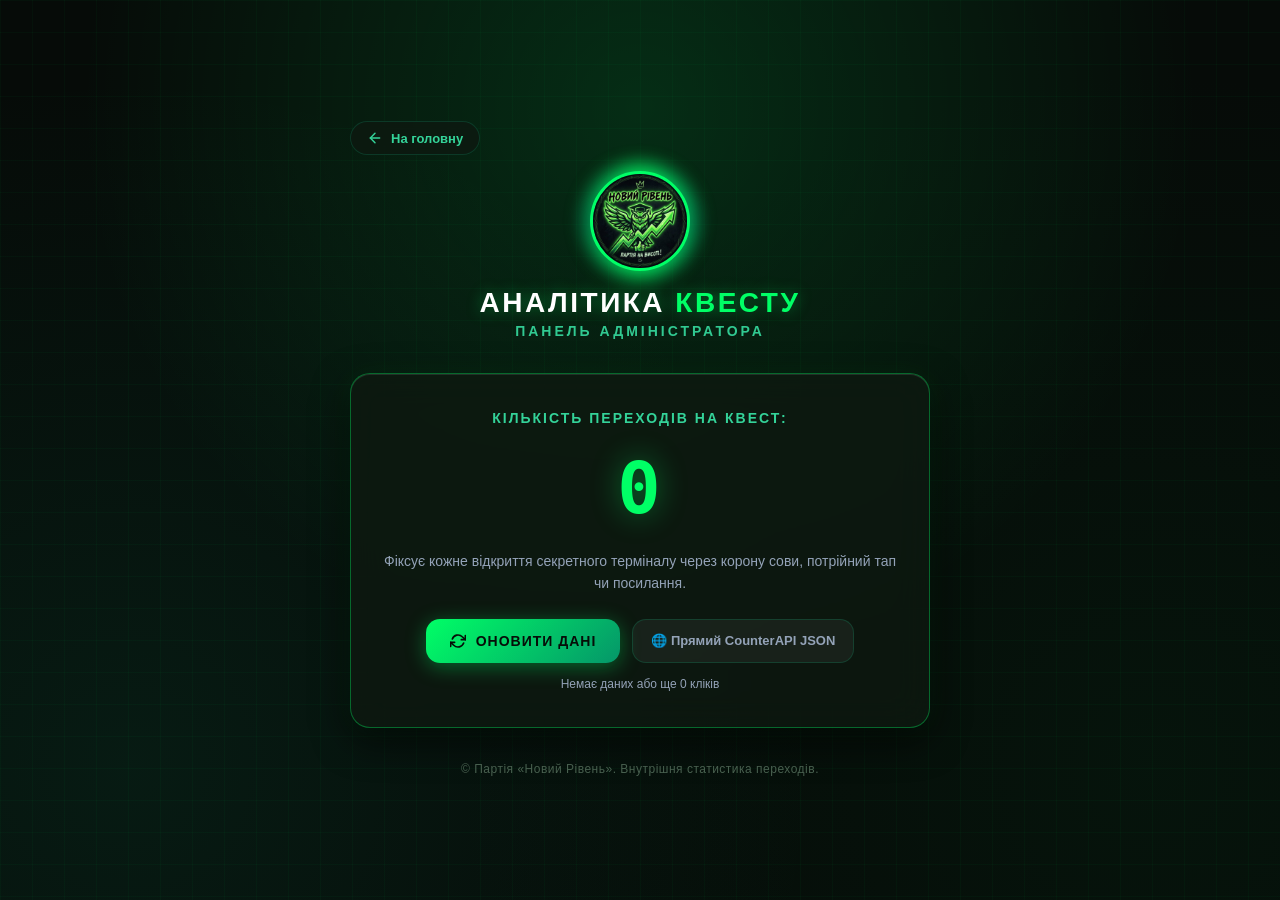
<file: stats.html>
<!DOCTYPE html>
<html lang="uk">
<head>
  <meta charset="UTF-8">
  <meta name="viewport" content="width=device-width, initial-scale=1.0, maximum-scale=1.0, user-scalable=no">
  <title>Статистика квесту — Партія «Новий Рівень»</title>
  <meta name="referrer" content="strict-origin-when-cross-origin">
  <meta http-equiv="X-Content-Type-Options" content="nosniff">
  <meta http-equiv="Content-Security-Policy" content="default-src 'self'; script-src 'self' 'unsafe-inline'; style-src 'self' 'unsafe-inline' https://fonts.googleapis.com; font-src 'self' https://fonts.gstatic.com data:; img-src 'self' data: blob:; media-src 'self' blob: data:; connect-src 'self' https://countapi.mileshilliard.com;">
  <!-- OWASP Clickjacking Defense: Frame-Busting -->
  <style id="anti-clickjack">body{display:none !important;}</style>
  <script>
    if (self === top) {
      var antiClickjack = document.getElementById("anti-clickjack");
      if (antiClickjack) antiClickjack.parentNode.removeChild(antiClickjack);
    } else {
      top.location = self.location;
    }
  </script>
  <link rel="stylesheet" href="style.css?v=2.7">
  <link rel="icon" type="image/jpeg" href="assets/logo.jpg">
  <style>
    .counter-display {
      font-size: 72px;
      font-weight: 900;
      font-family: ui-monospace, SFMono-Regular, Menlo, monospace;
      color: var(--neon-green);
      text-shadow: 0 0 30px var(--neon-green-glow);
      margin: 20px 0;
      letter-spacing: 2px;
    }
    .stats-card {
      text-align: center;
      padding: 36px 24px;
    }
    .stats-label {
      font-size: 14px;
      text-transform: uppercase;
      letter-spacing: 2px;
      color: var(--emerald-400);
      font-weight: 700;
    }
    .stats-meta {
      font-size: 12px;
      color: var(--text-muted);
      margin-top: 14px;
    }
    .stats-btn-row {
      display: flex;
      justify-content: center;
      gap: 12px;
      margin-top: 24px;
      flex-wrap: wrap;
    }
  </style>
</head>
<body>

  <div class="main-container" style="max-width: 580px;">
    <!-- Top Navigation Bar -->
    <nav class="top-bar">
      <a href="index.html" class="btn-back">
        <svg width="16" height="16" viewBox="0 0 24 24" fill="none" stroke="currentColor" stroke-width="2.2" stroke-linecap="round" stroke-linejoin="round">
          <line x1="19" y1="12" x2="5" y2="12"></line>
          <polyline points="12 19 5 12 12 5"></polyline>
        </svg>
        <span>На головну</span>
      </a>
    </nav>

    <!-- Header -->
    <header class="header">
      <div class="logo-wrapper" style="width: 100px; height: 100px;">
        <div class="logo-glow-ring"></div>
        <img src="assets/logo.jpg" alt="Новий Рівень" class="logo-img">
      </div>
      <h1 class="brand-title">Аналітика <span>Квесту</span></h1>
      <p class="brand-subtitle">Панель адміністратора</p>
    </header>

    <div class="cyber-card stats-card">
      <div class="stats-label">Кількість переходів на квест:</div>
      
      <div id="counterValue" class="counter-display">...</div>

      <p class="card-desc" style="margin-bottom: 0;">
        Фіксує кожне відкриття секретного терміналу через корону сови, потрійний тап чи посилання.
      </p>

      <div class="stats-btn-row">
        <button type="button" id="refreshBtn" class="btn-primary" style="height: 44px; padding: 0 24px; width: auto; font-size: 14px;">
          <svg width="16" height="16" viewBox="0 0 24 24" fill="none" stroke="currentColor" stroke-width="2.5" stroke-linecap="round" stroke-linejoin="round">
            <polyline points="23 4 23 10 17 10"></polyline>
            <polyline points="1 20 1 14 7 14"></polyline>
            <path d="M3.51 9a9 9 0 0 1 14.85-3.36L23 10M1 14l4.64 4.36A9 9 0 0 0 20.49 15"></path>
          </svg>
          <span>Оновити дані</span>
        </button>

        <a href="https://countapi.mileshilliard.com/api/v1/get/novyi_riven_quest_clicks_licey_2026" target="_blank" rel="noopener noreferrer" class="btn-secondary" style="font-size: 13px;">
          <span>🌐 Прямий CounterAPI JSON</span>
        </a>
      </div>

      <div id="lastUpdated" class="stats-meta">Оновлено щойно</div>
    </div>

    <footer class="footer">
      <p>&copy; Партія «Новий Рівень». Внутрішня статистика переходів.</p>
    </footer>
  </div>

  <script>
    const counterValue = document.getElementById('counterValue');
    const refreshBtn = document.getElementById('refreshBtn');
    const lastUpdated = document.getElementById('lastUpdated');

    const API_URL = 'https://countapi.mileshilliard.com/api/v1/get/novyi_riven_quest_clicks_licey_2026';

    async function loadStats() {
      counterValue.style.opacity = '0.5';
      try {
        const res = await fetch(API_URL + '?t=' + Date.now(), { cache: 'no-cache' });
        if (!res.ok) throw new Error('Помилка сервера статистики');
        const data = await res.json();
        
        // Відображаємо значення
        const val = typeof data.value === 'number' ? data.value : 0;
        counterValue.textContent = val.toLocaleString();
        lastUpdated.textContent = 'Останнє оновлення: ' + new Date().toLocaleTimeString();
      } catch (e) {
        console.error(e);
        counterValue.textContent = '0';
        lastUpdated.textContent = 'Немає даних або ще 0 кліків';
      } finally {
        counterValue.style.opacity = '1';
      }
    }

    refreshBtn.addEventListener('click', loadStats);
    loadStats();
  </script>
</body>
</html>
</file>
<file: style.css>
:root {
  --bg-primary: #060b08;
  --bg-secondary: #0c150e;
  --bg-card: rgba(14, 25, 17, 0.82);
  --bg-card-hover: rgba(19, 36, 24, 0.9);
  --bg-input: rgba(6, 15, 9, 0.88);
  
  --neon-green: #00ff66;
  --neon-green-dim: #00cc52;
  --neon-green-glow: rgba(0, 255, 102, 0.4);
  --neon-green-subtle: rgba(0, 255, 102, 0.12);
  
  --emerald-500: #10b981;
  --emerald-400: #34d399;
  --emerald-300: #6ee7b7;
  
  --telegram-blue: #229ED9;
  --telegram-glow: rgba(34, 158, 217, 0.4);
  
  --text-white: #f8fafc;
  --text-muted: #94a3b8;
  --text-green: #4ade80;
  
  --border-neon: rgba(0, 255, 102, 0.35);
  --border-subtle: rgba(16, 185, 129, 0.2);
  
  --danger: #ef4444;
  --danger-glow: rgba(239, 68, 68, 0.3);
  
  --radius-sm: 8px;
  --radius-md: 14px;
  --radius-lg: 20px;
  --radius-full: 9999px;
  
  --shadow-neon: 0 0 25px var(--neon-green-glow);
  --transition: all 0.25s cubic-bezier(0.4, 0, 0.2, 1);
}

* {
  margin: 0;
  padding: 0;
  box-sizing: border-box;
  -webkit-tap-highlight-color: transparent;
}

img {
  max-width: 100%;
  height: auto;
}

body {
  font-family: -apple-system, BlinkMacSystemFont, "Segoe UI", Roboto, "Helvetica Neue", Arial, sans-serif;
  background-color: var(--bg-primary);
  background-image: 
    radial-gradient(circle at 50% 12%, rgba(0, 255, 102, 0.14) 0%, transparent 55%),
    radial-gradient(circle at 10% 85%, rgba(16, 185, 129, 0.09) 0%, transparent 50%),
    radial-gradient(circle at 90% 85%, rgba(5, 46, 22, 0.25) 0%, transparent 50%);
  background-attachment: fixed;
  color: var(--text-white);
  min-height: 100vh;
  min-height: 100dvh;
  display: flex;
  flex-direction: column;
  align-items: center;
  padding: env(safe-area-inset-top, 24px) 16px env(safe-area-inset-bottom, 24px) 16px;
  overflow-x: hidden;
  position: relative;
}

/* Background Cyber Grid */
body::before {
  content: "";
  position: fixed;
  top: 0;
  left: 0;
  width: 100%;
  height: 100%;
  background-image: 
    linear-gradient(to right, rgba(0, 255, 102, 0.03) 1px, transparent 1px),
    linear-gradient(to bottom, rgba(0, 255, 102, 0.03) 1px, transparent 1px);
  background-size: 32px 32px;
  pointer-events: none;
  z-index: 0;
}

.nav-logo-thumb {
  width: 38px !important;
  height: 38px !important;
  max-width: 38px !important;
  max-height: 38px !important;
  border-radius: var(--radius-full) !important;
  object-fit: cover !important;
  flex-shrink: 0 !important;
}

.main-container {
  width: 100%;
  max-width: 1140px;
  position: relative;
  z-index: 1;
  display: flex;
  flex-direction: column;
  gap: 24px;
  margin: auto;
}

/* Top Navigation Bar */
.top-bar {
  width: 100%;
  display: flex;
  justify-content: flex-start;
  align-items: center;
  margin-bottom: -8px;
}

.btn-back {
  display: inline-flex;
  align-items: center;
  gap: 8px;
  padding: 8px 16px;
  background: rgba(14, 25, 17, 0.75);
  border: 1px solid var(--border-subtle);
  border-radius: var(--radius-full);
  color: var(--emerald-400);
  font-size: 13px;
  font-weight: 600;
  text-decoration: none;
  transition: var(--transition);
  backdrop-filter: blur(12px);
  -webkit-backdrop-filter: blur(12px);
}

.btn-back:hover {
  background: rgba(0, 255, 102, 0.12);
  border-color: var(--neon-green);
  color: var(--neon-green);
  transform: translateX(-3px);
  box-shadow: 0 0 14px var(--neon-green-subtle);
}

/* Header & Avatar */
.header {
  text-align: center;
  display: flex;
  flex-direction: column;
  align-items: center;
  max-width: 720px;
  margin: 0 auto;
}

.logo-wrapper {
  position: relative;
  width: 136px;
  height: 136px;
  margin-bottom: 16px;
  cursor: pointer;
  user-select: none;
}

.logo-glow-ring {
  position: absolute;
  inset: -6px;
  border-radius: var(--radius-full);
  background: conic-gradient(from 0deg, var(--neon-green), #059669, #00ff66, #047857, var(--neon-green));
  opacity: 0.85;
  filter: blur(10px);
  animation: rotateGlow 8s linear infinite;
}

@keyframes rotateGlow {
  0% { transform: rotate(0deg); }
  100% { transform: rotate(360deg); }
}

.logo-img {
  position: relative;
  width: 100%;
  height: 100%;
  border-radius: var(--radius-full);
  object-fit: cover;
  border: 3px solid var(--neon-green);
  box-shadow: 0 0 22px var(--neon-green-glow);
  background: #000;
  display: block;
  transition: transform 0.3s ease;
}

.logo-wrapper:hover .logo-img {
  transform: scale(1.03);
}

.logo-wrapper:active .logo-img {
  transform: scale(0.97);
}

/* Secret crown trigger hotspot */
.secret-crown-hint {
  position: absolute;
  top: 4px;
  left: 50%;
  transform: translateX(-50%);
  width: 44px;
  height: 34px;
  border-radius: var(--radius-sm);
  z-index: 10;
  cursor: pointer;
}

.brand-title {
  font-size: 28px;
  font-weight: 900;
  letter-spacing: 2.5px;
  text-transform: uppercase;
  color: #ffffff;
  text-shadow: 0 0 16px var(--neon-green-glow);
  margin-bottom: 4px;
}

.brand-title span {
  color: var(--neon-green);
}

.brand-subtitle {
  font-size: 14px;
  font-weight: 700;
  letter-spacing: 3px;
  text-transform: uppercase;
  color: var(--emerald-400);
  opacity: 0.95;
  margin-bottom: 10px;
}

.campaign-badge {
  display: inline-flex;
  align-items: center;
  gap: 8px;
  padding: 6px 14px;
  background: rgba(0, 255, 102, 0.08);
  border: 1px solid var(--border-neon);
  border-radius: var(--radius-full);
  font-size: 12px;
  font-weight: 700;
  letter-spacing: 1px;
  text-transform: uppercase;
  color: var(--neon-green);
  box-shadow: 0 0 14px rgba(0, 255, 102, 0.15);
}

/* Badges Row */
.badges-row {
  display: flex;
  flex-wrap: wrap;
  align-items: center;
  justify-content: center;
  gap: 10px;
  margin-top: 10px;
}

.badge-item {
  display: inline-flex;
  align-items: center;
  gap: 6px;
  padding: 5px 12px;
  border-radius: var(--radius-full);
  font-size: 12px;
  font-weight: 700;
  background: rgba(14, 25, 17, 0.85);
  border: 1px solid var(--border-subtle);
  color: #e2e8f0;
}

.badge-item.highlight {
  border-color: #8b5cf6;
  background: rgba(139, 92, 246, 0.12);
  color: #c4b5fd;
  box-shadow: 0 0 12px rgba(139, 92, 246, 0.3);
}

.badge-item.warning {
  border-color: #f59e0b;
  background: rgba(245, 158, 11, 0.12);
  color: #fcd34d;
}

/* Grand Prize Banner */
.prize-banner {
  background: linear-gradient(135deg, rgba(139, 92, 246, 0.22) 0%, rgba(34, 158, 217, 0.22) 50%, rgba(0, 255, 102, 0.15) 100%);
  border: 1.5px solid #8b5cf6;
  border-radius: var(--radius-lg);
  padding: 20px 24px;
  text-align: center;
  box-shadow: 0 0 30px rgba(139, 92, 246, 0.3), inset 0 1px 0 rgba(255, 255, 255, 0.15);
  position: relative;
  overflow: hidden;
}

.prize-banner::after {
  content: "";
  position: absolute;
  top: -50%;
  left: -50%;
  width: 200%;
  height: 200%;
  background: radial-gradient(circle, rgba(139, 92, 246, 0.1) 0%, transparent 60%);
  pointer-events: none;
  animation: pulseLight 4s ease-in-out infinite;
}

@keyframes pulseLight {
  0%, 100% { opacity: 0.5; transform: scale(1); }
  50% { opacity: 1; transform: scale(1.05); }
}

.prize-label {
  font-size: 13px;
  font-weight: 800;
  letter-spacing: 2px;
  text-transform: uppercase;
  color: #a78bfa;
  margin-bottom: 6px;
  display: flex;
  align-items: center;
  justify-content: center;
  gap: 8px;
}

.prize-title {
  font-size: 22px;
  font-weight: 900;
  letter-spacing: 1px;
  background: linear-gradient(135deg, #ffffff 0%, #c4b5fd 40%, #00ff66 100%);
  -webkit-background-clip: text;
  -webkit-text-fill-color: transparent;
  text-shadow: 0 0 20px rgba(139, 92, 246, 0.5);
  margin-bottom: 6px;
}

.prize-sub {
  font-size: 13px;
  color: #cbd5e1;
  font-weight: 500;
}

.prize-sub b {
  color: #fbbf24;
}

/* Secret Confirmation Box */
.secret-confirmation-card {
  background: linear-gradient(135deg, rgba(10, 24, 15, 0.96) 0%, rgba(16, 38, 24, 0.98) 100%);
  border: 2px solid var(--neon-green);
  border-radius: var(--radius-lg);
  padding: 24px;
  margin-top: 20px;
  box-shadow: 0 0 35px var(--neon-green-glow);
  position: relative;
  text-align: center;
  animation: fadeIn 0.3s ease-out forwards;
}

.confirmation-header {
  display: inline-flex;
  align-items: center;
  gap: 8px;
  padding: 6px 16px;
  background: rgba(0, 255, 102, 0.15);
  border: 1px solid var(--neon-green);
  border-radius: var(--radius-full);
  color: var(--neon-green);
  font-size: 13px;
  font-weight: 800;
  letter-spacing: 1.5px;
  text-transform: uppercase;
  margin-bottom: 14px;
}

.confirmation-code-box {
  background: rgba(0, 0, 0, 0.6);
  border: 1.5px dashed var(--neon-green);
  border-radius: var(--radius-md);
  padding: 16px;
  margin: 16px 0;
  text-align: center;
}

.confirmation-code-label {
  font-size: 11px;
  letter-spacing: 1.5px;
  text-transform: uppercase;
  color: var(--text-muted);
  margin-bottom: 6px;
}

.confirmation-code-value {
  font-family: ui-monospace, SFMono-Regular, Menlo, Monaco, Consolas, monospace;
  font-size: 16px;
  font-weight: 800;
  color: var(--neon-green);
  word-break: break-all;
  letter-spacing: 1.5px;
}

.confirmation-instructions {
  font-size: 14px;
  line-height: 1.6;
  color: #e2e8f0;
  margin-bottom: 20px;
}

.confirmation-instructions b {
  color: #facc15;
}

/* Cyber Card */
.cyber-card {
  background: var(--bg-card);
  backdrop-filter: blur(18px);
  -webkit-backdrop-filter: blur(18px);
  border: 1px solid var(--border-neon);
  border-radius: var(--radius-lg);
  padding: 24px;
  box-shadow: 
    0 12px 36px rgba(0, 0, 0, 0.65),
    inset 0 1px 0 rgba(255, 255, 255, 0.1),
    0 0 25px rgba(0, 255, 102, 0.08);
  position: relative;
  transition: var(--transition);
}

.card-title {
  font-size: 19px;
  font-weight: 800;
  color: var(--text-white);
  display: flex;
  align-items: center;
  gap: 10px;
  margin-bottom: 8px;
}

.card-title svg {
  color: var(--neon-green);
  flex-shrink: 0;
}

.card-desc {
  font-size: 14px;
  color: var(--text-muted);
  line-height: 1.6;
}

/* Intro statement */
.intro-text {
  font-size: 15px;
  line-height: 1.65;
  color: #d1fae5;
  margin-bottom: 4px;
}

/* Program List / Responsive Grid */
.program-section-title {
  font-size: 18px;
  font-weight: 800;
  letter-spacing: 1px;
  text-transform: uppercase;
  color: var(--neon-green);
  margin-top: 14px;
  margin-bottom: 6px;
  display: flex;
  align-items: center;
  gap: 8px;
}

.program-grid {
  display: grid;
  grid-template-columns: 1fr;
  gap: 16px;
}

@media (min-width: 680px) {
  .program-grid {
    grid-template-columns: repeat(2, 1fr);
    gap: 18px;
  }
}

@media (min-width: 1024px) {
  .program-grid {
    grid-template-columns: repeat(3, 1fr);
    gap: 20px;
  }
  
  /* Делаем 7-ю карточку аккуратно акцентной или растянутой */
  .promise-card:last-child {
    grid-column: 1 / -1;
    max-width: 600px;
    margin: 0 auto;
    width: 100%;
  }
}

.promise-card {
  background: rgba(10, 20, 13, 0.85);
  border: 1px solid var(--border-subtle);
  border-radius: var(--radius-md);
  padding: 20px;
  transition: var(--transition);
  position: relative;
  overflow: hidden;
  display: flex;
  flex-direction: column;
}

.promise-card::before {
  content: "";
  position: absolute;
  left: 0;
  top: 0;
  height: 100%;
  width: 4px;
  background: var(--neon-green);
  opacity: 0;
  transition: var(--transition);
}

.promise-card:hover {
  background: var(--bg-card-hover);
  border-color: var(--border-neon);
  transform: translateY(-3px);
  box-shadow: 0 8px 24px rgba(0, 255, 102, 0.16);
}

.promise-card:hover::before {
  opacity: 1;
}

.promise-header {
  display: flex;
  align-items: center;
  gap: 10px;
  margin-bottom: 10px;
}

.promise-num {
  font-size: 20px;
  line-height: 1;
  flex-shrink: 0;
}

.promise-title {
  font-size: 15.5px;
  font-weight: 700;
  color: #ffffff;
  line-height: 1.35;
}

.promise-body {
  font-size: 13.5px;
  line-height: 1.6;
  color: var(--text-muted);
  flex: 1;
}

/* Call to Action Box */
.cta-box {
  background: linear-gradient(135deg, rgba(0, 255, 102, 0.12) 0%, rgba(5, 150, 105, 0.18) 100%);
  border: 1.5px solid var(--neon-green);
  border-radius: var(--radius-lg);
  padding: 24px;
  text-align: center;
  box-shadow: 0 0 30px var(--neon-green-glow);
}

.cta-title {
  font-size: 19px;
  font-weight: 900;
  color: #ffffff;
  margin-bottom: 8px;
  text-shadow: 0 0 12px var(--neon-green-glow);
}

.cta-text {
  font-size: 14px;
  line-height: 1.6;
  color: #d1fae5;
  margin-bottom: 18px;
}

.btn-telegram {
  display: inline-flex;
  align-items: center;
  justify-content: center;
  gap: 10px;
  width: 100%;
  max-width: 380px;
  height: 50px;
  background: linear-gradient(135deg, #229ED9 0%, #1778a8 100%);
  border: none;
  border-radius: var(--radius-md);
  color: #ffffff;
  font-size: 15px;
  font-weight: 700;
  letter-spacing: 0.5px;
  text-decoration: none;
  cursor: pointer;
  transition: var(--transition);
  box-shadow: 0 4px 18px var(--telegram-glow);
  margin: 0 auto;
}

.btn-telegram:hover {
  transform: translateY(-2px);
  box-shadow: 0 6px 24px rgba(34, 158, 217, 0.6);
  color: #ffffff;
}

.btn-telegram:active {
  transform: translateY(1px);
}

/* Quest Rules Styling */
.quest-rules-list {
  display: grid;
  grid-template-columns: 1fr;
  gap: 14px;
  margin-top: 14px;
}

@media (min-width: 680px) {
  .quest-rules-list {
    grid-template-columns: repeat(2, 1fr);
    gap: 16px;
  }
}

.rule-item {
  display: flex;
  gap: 14px;
  background: rgba(6, 16, 10, 0.7);
  border: 1px solid var(--border-subtle);
  border-radius: var(--radius-md);
  padding: 18px;
  transition: var(--transition);
}

.rule-item:hover {
  border-color: var(--border-neon);
  box-shadow: 0 0 16px rgba(0, 255, 102, 0.1);
}

.rule-badge {
  width: 36px;
  height: 36px;
  border-radius: var(--radius-full);
  background: rgba(0, 255, 102, 0.15);
  border: 1.5px solid var(--neon-green);
  color: var(--neon-green);
  font-weight: 900;
  font-size: 15px;
  display: flex;
  align-items: center;
  justify-content: center;
  flex-shrink: 0;
  box-shadow: 0 0 10px var(--neon-green-glow);
}

.rule-content {
  flex: 1;
}

.rule-title {
  font-size: 15px;
  font-weight: 700;
  color: #ffffff;
  margin-bottom: 4px;
  display: flex;
  align-items: center;
  gap: 8px;
}

.rule-desc {
  font-size: 13px;
  line-height: 1.55;
  color: var(--text-muted);
}

.rule-desc b {
  color: var(--emerald-400);
}

#lockCard, #videoSection {
  max-width: 680px;
  width: 100%;
  margin: 0 auto;
}

/* Input Group */
.input-wrapper {
  position: relative;
  margin-bottom: 8px;
}

.password-input {
  width: 100%;
  height: 52px;
  background: var(--bg-input);
  border: 1.5px solid var(--border-subtle);
  border-radius: var(--radius-md);
  padding: 0 90px 0 14px;
  font-family: ui-monospace, SFMono-Regular, Menlo, Monaco, Consolas, "Liberation Mono", monospace;
  font-size: 15px;
  color: var(--neon-green);
  letter-spacing: 1px;
  outline: none;
  transition: var(--transition);
}

.password-input::placeholder {
  color: #3b5042;
  letter-spacing: 2px;
}

.password-input:focus {
  border-color: var(--neon-green);
  box-shadow: 0 0 15px var(--neon-green-glow);
}

.input-actions {
  position: absolute;
  right: 8px;
  top: 50%;
  transform: translateY(-50%);
  display: flex;
  gap: 6px;
}

.action-btn {
  background: rgba(0, 255, 102, 0.1);
  border: 1px solid rgba(0, 255, 102, 0.25);
  border-radius: var(--radius-sm);
  color: var(--emerald-400);
  width: 36px;
  height: 36px;
  display: flex;
  align-items: center;
  justify-content: center;
  cursor: pointer;
  transition: var(--transition);
}

.action-btn:hover, .action-btn:active {
  background: var(--neon-green);
  color: #060b08;
  box-shadow: 0 0 10px var(--neon-green-glow);
}

/* Input helper info */
.input-meta {
  display: flex;
  justify-content: space-between;
  align-items: center;
  font-size: 12px;
  color: var(--text-muted);
  margin-bottom: 20px;
  padding: 0 4px;
}

.char-counter {
  font-family: monospace;
  font-weight: 600;
  transition: var(--transition);
}

.char-counter.valid {
  color: var(--neon-green);
  text-shadow: 0 0 8px var(--neon-green-glow);
}

/* Button */
.btn-primary {
  width: 100%;
  height: 52px;
  background: linear-gradient(135deg, #00ff66 0%, #059669 100%);
  border: none;
  border-radius: var(--radius-md);
  color: #060e08;
  font-size: 16px;
  font-weight: 800;
  letter-spacing: 1px;
  text-transform: uppercase;
  display: flex;
  align-items: center;
  justify-content: center;
  gap: 10px;
  cursor: pointer;
  transition: var(--transition);
  box-shadow: 0 4px 20px rgba(0, 255, 102, 0.35);
}

.btn-primary:hover {
  transform: translateY(-1px);
  box-shadow: 0 6px 25px rgba(0, 255, 102, 0.55);
}

.btn-primary:active {
  transform: translateY(1px);
}

.btn-primary:disabled {
  opacity: 0.5;
  cursor: not-allowed;
  transform: none;
  box-shadow: none;
}

/* Alerts */
.alert {
  display: none;
  padding: 12px 16px;
  border-radius: var(--radius-md);
  font-size: 13px;
  line-height: 1.4;
  margin-top: 16px;
  align-items: center;
  gap: 12px;
  animation: fadeIn 0.3s ease;
}

.alert-error {
  background: rgba(239, 68, 68, 0.12);
  border: 1px solid rgba(239, 68, 68, 0.4);
  color: #fca5a5;
  box-shadow: 0 0 15px var(--danger-glow);
}

.alert-loading {
  background: var(--neon-green-subtle);
  border: 1px solid var(--border-neon);
  color: var(--text-white);
}

.spinner {
  width: 20px;
  height: 20px;
  border: 2px solid rgba(0, 255, 102, 0.2);
  border-top-color: var(--neon-green);
  border-radius: 50%;
  animation: spin 0.8s linear infinite;
  flex-shrink: 0;
}

@keyframes spin {
  to { transform: rotate(360deg); }
}

@keyframes fadeIn {
  from { opacity: 0; transform: translateY(6px); }
  to { opacity: 1; transform: translateY(0); }
}

/* Video Section */
.video-section {
  display: none;
  animation: fadeIn 0.5s ease;
}

.video-container {
  width: 100%;
  border-radius: var(--radius-lg);
  overflow: hidden;
  border: 2px solid var(--neon-green);
  box-shadow: 0 0 35px var(--neon-green-glow);
  background: #000;
  position: relative;
  aspect-ratio: 16 / 9;
}

.video-container video {
  width: 100%;
  height: 100%;
  display: block;
  object-fit: contain;
}

.video-controls-bar {
  display: flex;
  justify-content: space-between;
  align-items: center;
  margin-top: 16px;
  gap: 12px;
  flex-wrap: wrap;
}

.btn-secondary {
  padding: 10px 18px;
  background: rgba(255, 255, 255, 0.05);
  border: 1px solid var(--border-subtle);
  border-radius: var(--radius-md);
  color: var(--text-muted);
  font-size: 13px;
  font-weight: 600;
  cursor: pointer;
  display: inline-flex;
  align-items: center;
  gap: 8px;
  transition: var(--transition);
  text-decoration: none;
}

.btn-secondary:hover {
  background: rgba(0, 255, 102, 0.1);
  border-color: var(--border-neon);
  color: var(--text-white);
}

.btn-secondary.danger:hover {
  background: rgba(239, 68, 68, 0.15);
  border-color: var(--danger);
  color: #fca5a5;
}

/* Easter Egg Glitch Screen Overlay */
.glitch-overlay {
  position: fixed;
  inset: 0;
  background: rgba(6, 11, 8, 0.95);
  display: none;
  flex-direction: column;
  align-items: center;
  justify-content: center;
  z-index: 9999;
  backdrop-filter: blur(10px);
}

.glitch-text {
  font-family: monospace;
  font-size: 24px;
  font-weight: 900;
  color: var(--neon-green);
  text-shadow: 0 0 20px var(--neon-green);
  letter-spacing: 4px;
  animation: glitchAnim 0.4s infinite alternate;
}

@keyframes glitchAnim {
  0% { transform: skewX(0deg); opacity: 1; }
  50% { transform: skewX(-5deg); opacity: 0.8; }
  100% { transform: skewX(5deg); opacity: 1; }
}

/* Footer */
.footer {
  text-align: center;
  font-size: 12px;
  color: #4b6352;
  margin-top: 8px;
  letter-spacing: 0.5px;
  line-height: 1.6;
}

.secret-dot {
  color: #27382d;
  cursor: pointer;
  transition: var(--transition);
}

.secret-dot:hover {
  color: var(--neon-green);
  text-shadow: 0 0 10px var(--neon-green);
}

/* Mobile optimizations */
@media (max-width: 480px) {
  .cyber-card {
    padding: 18px;
  }
  
  .logo-wrapper {
    width: 116px;
    height: 116px;
  }
  
  .brand-title {
    font-size: 24px;
  }
  
  .brand-subtitle {
    font-size: 12px;
  }

  .promise-body {
    padding-left: 0;
  }

  .promise-card {
    padding: 14px;
  }
}

/* ==========================================================================
   NAVIGATION BAR & APP HEADER
   ========================================================================== */
.site-nav {
  position: sticky;
  top: 12px;
  width: 100%;
  max-width: 1140px;
  z-index: 1000;
  margin-bottom: 8px;
}

.nav-container {
  display: flex;
  align-items: center;
  justify-content: space-between;
  background: rgba(10, 20, 13, 0.88);
  border: 1px solid var(--border-subtle);
  border-radius: var(--radius-full);
  padding: 8px 16px;
  backdrop-filter: blur(16px);
  -webkit-backdrop-filter: blur(16px);
  box-shadow: 0 8px 32px rgba(0, 0, 0, 0.4), 0 0 16px rgba(0, 255, 102, 0.08);
  transition: var(--transition);
}

.nav-container:hover {
  border-color: rgba(0, 255, 102, 0.35);
}

.nav-brand {
  display: flex;
  align-items: center;
  gap: 12px;
  text-decoration: none;
  color: var(--text-white);
}

.nav-logo-thumb {
  width: 38px;
  height: 38px;
  border-radius: var(--radius-full);
  object-fit: cover;
  border: 2px solid var(--neon-green);
  box-shadow: 0 0 10px var(--neon-green-glow);
  transition: transform 0.25s ease;
}

.nav-brand:hover .nav-logo-thumb {
  transform: rotate(8deg) scale(1.05);
}

.nav-brand-text {
  display: flex;
  flex-direction: column;
}

.nav-brand-title {
  font-size: 15px;
  font-weight: 800;
  letter-spacing: 1px;
  text-transform: uppercase;
  color: #fff;
}

.nav-brand-title span {
  color: var(--neon-green);
}

.nav-brand-sub {
  font-size: 10px;
  color: var(--emerald-400);
  font-weight: 600;
  letter-spacing: 1px;
  text-transform: uppercase;
}

.nav-links {
  display: flex;
  align-items: center;
  gap: 6px;
}

.nav-link {
  display: inline-flex;
  align-items: center;
  gap: 8px;
  padding: 8px 14px;
  border-radius: var(--radius-full);
  color: var(--text-muted);
  font-size: 13px;
  font-weight: 600;
  text-decoration: none;
  transition: var(--transition);
  position: relative;
}

.nav-link:hover {
  color: var(--text-white);
  background: rgba(0, 255, 102, 0.08);
}

.nav-link.active {
  color: var(--neon-green);
  background: rgba(0, 255, 102, 0.14);
  border: 1px solid rgba(0, 255, 102, 0.3);
  box-shadow: 0 0 14px rgba(0, 255, 102, 0.2);
}

.nav-badge-pill {
  font-size: 10px;
  padding: 2px 7px;
  background: #ff5500;
  color: #fff;
  border-radius: 10px;
  font-weight: 800;
  text-transform: uppercase;
  letter-spacing: 0.5px;
  animation: pulseBadge 2s infinite;
}

@keyframes pulseBadge {
  0%, 100% { transform: scale(1); box-shadow: 0 0 6px rgba(255, 85, 0, 0.6); }
  50% { transform: scale(1.08); box-shadow: 0 0 14px rgba(255, 85, 0, 0.9); }
}

.nav-mobile-toggle {
  display: none;
  background: transparent;
  border: 1px solid var(--border-subtle);
  color: var(--neon-green);
  padding: 8px 10px;
  border-radius: var(--radius-md);
  cursor: pointer;
  align-items: center;
  justify-content: center;
  transition: var(--transition);
}

.nav-mobile-toggle:hover {
  background: rgba(0, 255, 102, 0.12);
  border-color: var(--neon-green);
}

/* Mobile dropdown menu */
.mobile-dropdown-menu {
  display: none;
  flex-direction: column;
  gap: 6px;
  width: 100%;
  background: rgba(10, 20, 13, 0.95);
  border: 1px solid var(--border-neon);
  border-radius: var(--radius-lg);
  padding: 12px;
  margin-top: 8px;
  backdrop-filter: blur(20px);
  -webkit-backdrop-filter: blur(20px);
  box-shadow: 0 12px 32px rgba(0, 0, 0, 0.6), 0 0 20px rgba(0, 255, 102, 0.15);
  animation: slideDownMenu 0.25s ease-out;
}

.mobile-dropdown-menu.open {
  display: flex;
}

@keyframes slideDownMenu {
  from { opacity: 0; transform: translateY(-8px); }
  to { opacity: 1; transform: translateY(0); }
}

.mobile-dropdown-menu .nav-link {
  width: 100%;
  padding: 12px 16px;
  border-radius: var(--radius-md);
  font-size: 14px;
}

/* ==========================================================================
   EVENT SPOTLIGHT BANNER (Index)
   ========================================================================== */
.event-spotlight-card {
  position: relative;
  background: linear-gradient(135deg, rgba(255, 90, 0, 0.12) 0%, rgba(14, 25, 17, 0.92) 50%, rgba(0, 255, 102, 0.08) 100%);
  border: 1px solid rgba(255, 110, 0, 0.4);
  border-radius: var(--radius-lg);
  padding: 24px;
  overflow: hidden;
  box-shadow: 0 8px 32px rgba(0, 0, 0, 0.4), 0 0 24px rgba(255, 110, 0, 0.15);
  transition: var(--transition);
}

.event-spotlight-card:hover {
  border-color: rgba(255, 120, 20, 0.7);
  box-shadow: 0 8px 36px rgba(0, 0, 0, 0.5), 0 0 32px rgba(255, 110, 0, 0.25);
  transform: translateY(-2px);
}

.spotlight-glow {
  position: absolute;
  top: -50px;
  right: -50px;
  width: 220px;
  height: 220px;
  background: radial-gradient(circle, rgba(255, 110, 0, 0.25) 0%, transparent 70%);
  pointer-events: none;
  filter: blur(20px);
}

.spotlight-header {
  display: flex;
  align-items: center;
  justify-content: space-between;
  flex-wrap: wrap;
  gap: 12px;
  margin-bottom: 14px;
}

.spotlight-tag {
  display: inline-flex;
  align-items: center;
  gap: 6px;
  background: rgba(255, 85, 0, 0.2);
  border: 1px solid rgba(255, 110, 0, 0.5);
  color: #ffaa55;
  font-size: 11px;
  font-weight: 800;
  text-transform: uppercase;
  letter-spacing: 1.2px;
  padding: 5px 12px;
  border-radius: var(--radius-full);
}

.spotlight-status {
  display: inline-flex;
  align-items: center;
  gap: 6px;
  font-size: 12px;
  color: var(--neon-green);
  font-weight: 700;
}

.spotlight-status::before {
  content: "";
  width: 8px;
  height: 8px;
  background: var(--neon-green);
  border-radius: 50%;
  box-shadow: 0 0 8px var(--neon-green);
  animation: pulseDot 1.5s infinite;
}

@keyframes pulseDot {
  0%, 100% { opacity: 1; transform: scale(1); }
  50% { opacity: 0.4; transform: scale(0.8); }
}

.spotlight-title {
  font-size: 24px;
  font-weight: 800;
  color: #fff;
  margin-bottom: 10px;
  letter-spacing: 0.5px;
}

.spotlight-desc {
  font-size: 14px;
  color: #cbd5e1;
  line-height: 1.6;
  margin-bottom: 20px;
  max-width: 720px;
}

.spotlight-actions {
  display: flex;
  flex-wrap: wrap;
  align-items: center;
  gap: 12px;
}

.btn-spotlight-primary {
  display: inline-flex;
  align-items: center;
  gap: 10px;
  background: linear-gradient(135deg, #ff6600, #ff8c00);
  color: #fff;
  font-weight: 800;
  font-size: 14px;
  padding: 12px 24px;
  border-radius: var(--radius-full);
  text-decoration: none;
  box-shadow: 0 0 20px rgba(255, 102, 0, 0.4);
  transition: var(--transition);
  border: 1px solid rgba(255, 255, 255, 0.2);
}

.btn-spotlight-primary:hover {
  background: linear-gradient(135deg, #ff7711, #ffa500);
  transform: translateY(-2px);
  box-shadow: 0 0 28px rgba(255, 102, 0, 0.6);
}

.btn-spotlight-secondary {
  display: inline-flex;
  align-items: center;
  gap: 8px;
  background: rgba(14, 25, 17, 0.8);
  border: 1px solid var(--border-subtle);
  color: var(--text-white);
  font-weight: 700;
  font-size: 13px;
  padding: 12px 20px;
  border-radius: var(--radius-full);
  text-decoration: none;
  transition: var(--transition);
}

.btn-spotlight-secondary:hover {
  border-color: var(--neon-green);
  color: var(--neon-green);
  background: rgba(0, 255, 102, 0.1);
}

/* ==========================================================================
   PAGE HERO & SECTION STYLES
   ========================================================================== */
.section-heading-wrap {
  display: flex;
  flex-direction: column;
  align-items: center;
  text-align: center;
  margin: 12px 0 6px 0;
}

.section-kicker {
  display: inline-flex;
  align-items: center;
  gap: 6px;
  font-size: 12px;
  font-weight: 800;
  text-transform: uppercase;
  letter-spacing: 2px;
  color: var(--neon-green);
  margin-bottom: 6px;
}

.section-main-title {
  font-size: 28px;
  font-weight: 900;
  color: #fff;
  letter-spacing: 1px;
}

.section-description {
  font-size: 14px;
  color: var(--text-muted);
  max-width: 650px;
  margin-top: 6px;
  line-height: 1.6;
}

/* Filter bar & Tabs */
.tabs-filter-bar {
  display: flex;
  align-items: center;
  justify-content: center;
  flex-wrap: wrap;
  gap: 8px;
  margin: 10px 0 18px 0;
}

.tab-btn {
  display: inline-flex;
  align-items: center;
  gap: 6px;
  padding: 8px 16px;
  border-radius: var(--radius-full);
  background: rgba(14, 25, 17, 0.7);
  border: 1px solid var(--border-subtle);
  color: var(--text-muted);
  font-size: 13px;
  font-weight: 600;
  cursor: pointer;
  transition: var(--transition);
}

.tab-btn:hover {
  color: var(--text-white);
  border-color: rgba(0, 255, 102, 0.4);
  background: rgba(0, 255, 102, 0.08);
}

.tab-btn.active {
  background: rgba(0, 255, 102, 0.18);
  border-color: var(--neon-green);
  color: var(--neon-green);
  box-shadow: 0 0 14px rgba(0, 255, 102, 0.25);
}

/* ==========================================================================
   LEADERBOARD & PODIUM (Events - Halloween Top)
   ========================================================================== */
.leaderboard-section {
  background: rgba(10, 18, 12, 0.75);
  border: 1px solid var(--border-subtle);
  border-radius: var(--radius-lg);
  padding: 24px;
  box-shadow: 0 10px 30px rgba(0, 0, 0, 0.4);
}

.podium-container {
  display: flex;
  align-items: flex-end;
  justify-content: center;
  gap: 16px;
  margin: 28px auto 20px auto;
  max-width: 820px;
  padding-bottom: 12px;
}

.podium-column {
  flex: 1;
  max-width: 250px;
  display: flex;
  flex-direction: column;
  align-items: center;
  text-align: center;
  transition: var(--transition);
}

.podium-column:hover {
  transform: translateY(-6px);
}

.podium-avatar-wrap {
  position: relative;
  width: 100px;
  height: 100px;
  margin-bottom: 12px;
}

.podium-column.first .podium-avatar-wrap {
  width: 124px;
  height: 124px;
}

.podium-avatar {
  width: 100%;
  height: 100%;
  border-radius: 20px;
  object-fit: cover;
  object-position: top center;
  border: 3px solid;
  box-shadow: 0 0 20px;
}

.podium-column.first .podium-avatar {
  border-color: #ffd700;
  box-shadow: 0 0 25px rgba(255, 215, 0, 0.6);
}

.podium-column.second .podium-avatar {
  border-color: #c0c0c0;
  box-shadow: 0 0 20px rgba(192, 192, 192, 0.5);
}

.podium-column.third .podium-avatar {
  border-color: #cd7f32;
  box-shadow: 0 0 20px rgba(205, 127, 50, 0.5);
}

.podium-crown-badge {
  position: absolute;
  top: -14px;
  left: 50%;
  transform: translateX(-50%);
  font-size: 22px;
  filter: drop-shadow(0 0 8px rgba(255, 215, 0, 0.8));
}

.podium-info {
  margin-bottom: 10px;
}

.podium-costume-name {
  font-size: 15px;
  font-weight: 800;
  color: #fff;
  margin-bottom: 2px;
}

.podium-user-name {
  font-size: 12px;
  color: var(--emerald-400);
}

.podium-step {
  width: 100%;
  border-radius: var(--radius-md) var(--radius-md) 0 0;
  display: flex;
  flex-direction: column;
  align-items: center;
  justify-content: center;
  padding: 16px 10px;
  font-weight: 800;
  color: #fff;
  border: 1px solid;
  border-bottom: none;
}

.podium-column.first .podium-step {
  height: 130px;
  background: linear-gradient(180deg, rgba(255, 215, 0, 0.25) 0%, rgba(20, 25, 15, 0.9) 100%);
  border-color: rgba(255, 215, 0, 0.5);
  box-shadow: 0 -4px 20px rgba(255, 215, 0, 0.2);
}

.podium-column.second .podium-step {
  height: 100px;
  background: linear-gradient(180deg, rgba(192, 192, 192, 0.2) 0%, rgba(18, 24, 20, 0.9) 100%);
  border-color: rgba(192, 192, 192, 0.4);
}

.podium-column.third .podium-step {
  height: 80px;
  background: linear-gradient(180deg, rgba(205, 127, 50, 0.2) 0%, rgba(20, 20, 18, 0.9) 100%);
  border-color: rgba(205, 127, 50, 0.4);
}

.podium-rank-num {
  font-size: 26px;
  font-weight: 900;
  line-height: 1;
}

.podium-votes-count {
  font-size: 12px;
  font-weight: 700;
  color: var(--neon-green);
  margin-top: 4px;
}

/* Leaderboard list table */
.leaderboard-list {
  display: flex;
  flex-direction: column;
  gap: 8px;
  margin-top: 16px;
}

.lb-row {
  display: flex;
  align-items: center;
  justify-content: space-between;
  background: rgba(14, 25, 17, 0.6);
  border: 1px solid var(--border-subtle);
  border-radius: var(--radius-md);
  padding: 10px 16px;
  transition: var(--transition);
}

.lb-row:hover {
  border-color: rgba(0, 255, 102, 0.3);
  background: rgba(19, 36, 24, 0.8);
  transform: translateX(4px);
}

.lb-left {
  display: flex;
  align-items: center;
  gap: 14px;
}

.lb-rank {
  font-size: 15px;
  font-weight: 800;
  width: 28px;
  text-align: center;
  color: var(--emerald-400);
}

.lb-thumb {
  width: 44px;
  height: 44px;
  border-radius: var(--radius-md);
  object-fit: cover;
  object-position: top center;
  border: 1px solid var(--border-subtle);
}

.lb-details {
  display: flex;
  flex-direction: column;
}

.lb-costume {
  font-size: 14px;
  font-weight: 700;
  color: #fff;
}

.lb-author {
  font-size: 12px;
  color: var(--text-muted);
}

.lb-votes-badge {
  display: inline-flex;
  align-items: center;
  gap: 6px;
  padding: 5px 12px;
  background: rgba(0, 255, 102, 0.1);
  border: 1px solid rgba(0, 255, 102, 0.3);
  border-radius: var(--radius-full);
  font-size: 13px;
  font-weight: 800;
  color: var(--neon-green);
}

/* ==========================================================================
   COSTUME CARDS GRID & VOTING
   ========================================================================== */
.costumes-toolbar {
  display: flex;
  align-items: center;
  justify-content: space-between;
  flex-wrap: wrap;
  gap: 12px;
  margin-bottom: 20px;
}

.toolbar-controls {
  display: flex;
  align-items: center;
  gap: 10px;
  flex-wrap: wrap;
}

.select-cyber {
  background: rgba(6, 15, 9, 0.88);
  border: 1px solid var(--border-subtle);
  border-radius: var(--radius-full);
  color: var(--text-white);
  padding: 8px 14px;
  font-size: 13px;
  font-weight: 600;
  outline: none;
  cursor: pointer;
  transition: var(--transition);
}

.select-cyber:hover, .select-cyber:focus {
  border-color: var(--neon-green);
  box-shadow: 0 0 12px var(--neon-green-subtle);
}

.btn-add-costume {
  display: inline-flex;
  align-items: center;
  gap: 8px;
  padding: 10px 18px;
  background: linear-gradient(135deg, #10b981, #00ff66);
  border: none;
  border-radius: var(--radius-full);
  color: #06110a;
  font-weight: 800;
  font-size: 13px;
  cursor: pointer;
  transition: var(--transition);
  box-shadow: 0 0 16px rgba(0, 255, 102, 0.3);
}

.btn-add-costume:hover {
  transform: translateY(-2px);
  box-shadow: 0 0 24px rgba(0, 255, 102, 0.5);
  background: linear-gradient(135deg, #34d399, #00ff66);
}

.costumes-grid {
  display: grid;
  grid-template-columns: repeat(auto-fill, minmax(280px, 1fr));
  gap: 20px;
}

.costume-card {
  background: rgba(14, 25, 17, 0.85);
  border: 1px solid var(--border-subtle);
  border-radius: var(--radius-lg);
  overflow: hidden;
  display: flex;
  flex-direction: column;
  transition: var(--transition);
  position: relative;
}

.costume-card:hover {
  border-color: rgba(0, 255, 102, 0.4);
  transform: translateY(-4px);
  box-shadow: 0 12px 28px rgba(0, 0, 0, 0.4), 0 0 18px rgba(0, 255, 102, 0.15);
}

.costume-image-wrap {
  position: relative;
  width: 100%;
  height: 400px;
  overflow: hidden;
  background: #050b07;
  display: flex;
  align-items: center;
  justify-content: center;
  cursor: zoom-in;
}

.costume-img-bg {
  position: absolute;
  inset: -20px;
  width: calc(100% + 40px);
  height: calc(100% + 40px);
  object-fit: cover;
  object-position: top center;
  filter: blur(16px) brightness(0.35);
  opacity: 0.75;
  pointer-events: none;
}

.costume-img {
  position: relative;
  max-width: 100%;
  max-height: 100%;
  width: auto;
  height: auto;
  object-fit: contain;
  z-index: 1;
  transition: transform 0.35s ease;
}

.costume-card:hover .costume-img {
  transform: scale(1.03);
}

.costume-category-tag {
  position: absolute;
  top: 10px;
  left: 10px;
  padding: 4px 10px;
  background: rgba(6, 11, 8, 0.85);
  border: 1px solid rgba(0, 255, 102, 0.3);
  border-radius: var(--radius-full);
  font-size: 11px;
  font-weight: 700;
  color: var(--neon-green);
  backdrop-filter: blur(8px);
}

.costume-rank-badge {
  position: absolute;
  top: 10px;
  right: 10px;
  width: 32px;
  height: 32px;
  border-radius: 50%;
  background: rgba(6, 11, 8, 0.9);
  border: 1px solid #ffd700;
  color: #ffd700;
  font-size: 13px;
  font-weight: 900;
  display: flex;
  align-items: center;
  justify-content: center;
  box-shadow: 0 0 10px rgba(255, 215, 0, 0.4);
  z-index: 2;
}

.costume-num-pill {
  position: absolute;
  top: 10px;
  left: 10px;
  padding: 4px 10px;
  background: rgba(6, 11, 8, 0.88);
  border: 1px solid rgba(0, 255, 102, 0.35);
  border-radius: var(--radius-full);
  font-size: 11px;
  font-weight: 800;
  color: var(--neon-green);
  backdrop-filter: blur(8px);
  z-index: 2;
  letter-spacing: 0.4px;
}

.costume-content {
  padding: 16px;
  display: flex;
  flex-direction: column;
  flex-grow: 1;
}

.costume-title-row {
  display: flex;
  align-items: baseline;
  justify-content: space-between;
  gap: 8px;
  margin-bottom: 6px;
}

.costume-card-title {
  font-size: 17px;
  font-weight: 800;
  color: #fff;
  letter-spacing: 0.3px;
}

.costume-card-title.costume-default-title {
  color: #94a3b8;
  font-size: 15px;
  font-weight: 700;
  letter-spacing: 0.2px;
}

.costume-class-badge {
  font-size: 11px;
  font-weight: 700;
  padding: 2px 8px;
  background: rgba(16, 185, 129, 0.15);
  border: 1px solid var(--border-subtle);
  border-radius: var(--radius-sm);
  color: var(--emerald-400);
  white-space: nowrap;
}

.costume-author {
  font-size: 12px;
  color: var(--text-muted);
  margin-bottom: 8px;
}

.costume-author b {
  color: #e2e8f0;
}

.costume-desc {
  font-size: 13px;
  color: #94a3b8;
  line-height: 1.5;
  margin-bottom: 12px;
  flex-grow: 1;
}

/* Interactive Student Tags */
.costume-tags-row {
  display: flex;
  flex-wrap: wrap;
  gap: 6px;
  align-items: center;
  margin-bottom: 14px;
}

.costume-tag-chip {
  background: rgba(14, 25, 17, 0.85);
  border: 1px solid rgba(0, 255, 102, 0.22);
  color: #cbd5e1;
  font-size: 11px;
  font-weight: 600;
  border-radius: var(--radius-full);
  padding: 3px 9px;
  cursor: pointer;
  display: inline-flex;
  align-items: center;
  gap: 5px;
  transition: var(--transition);
  user-select: none;
}

.costume-tag-chip:hover {
  background: rgba(0, 255, 102, 0.15);
  border-color: rgba(0, 255, 102, 0.5);
  color: #fff;
  transform: translateY(-1px);
}

.costume-tag-chip.voted {
  background: rgba(0, 255, 102, 0.22);
  border-color: var(--neon-green);
  color: var(--neon-green);
  box-shadow: 0 0 10px rgba(0, 255, 102, 0.3);
}

.costume-tag-chip .tag-chip-count {
  font-size: 10px;
  background: rgba(0, 0, 0, 0.45);
  padding: 1px 5px;
  border-radius: var(--radius-full);
  color: var(--emerald-400);
}

.costume-tag-chip.voted .tag-chip-count {
  background: rgba(0, 255, 102, 0.25);
  color: #fff;
}

.btn-add-tag-chip {
  background: transparent;
  border: 1px dashed rgba(255, 255, 255, 0.25);
  color: var(--text-muted);
  font-size: 11px;
  font-weight: 600;
  border-radius: var(--radius-full);
  padding: 3px 9px;
  cursor: pointer;
  display: inline-flex;
  align-items: center;
  gap: 4px;
  transition: var(--transition);
}

.btn-add-tag-chip:hover {
  border-color: var(--neon-green);
  color: var(--neon-green);
  background: rgba(0, 255, 102, 0.08);
}

.btn-add-tag-chip.empty-cta {
  border-color: rgba(0, 255, 102, 0.35);
  color: var(--emerald-400);
  background: rgba(0, 255, 102, 0.06);
}

/* Tag Picker Modal */
.tag-preset-list {
  display: grid;
  grid-template-columns: repeat(2, 1fr);
  gap: 8px;
  margin: 14px 0;
}

.tag-preset-btn {
  background: rgba(14, 25, 17, 0.9);
  border: 1px solid var(--border-subtle);
  border-radius: var(--radius-md);
  padding: 10px 12px;
  color: #e2e8f0;
  font-size: 13px;
  font-weight: 700;
  cursor: pointer;
  display: flex;
  align-items: center;
  justify-content: space-between;
  transition: var(--transition);
}

.tag-preset-btn:hover {
  background: rgba(0, 255, 102, 0.12);
  border-color: rgba(0, 255, 102, 0.4);
  transform: translateY(-1px);
}

.tag-preset-btn.active {
  background: rgba(0, 255, 102, 0.2);
  border-color: var(--neon-green);
  color: var(--neon-green);
  box-shadow: 0 0 12px rgba(0, 255, 102, 0.25);
}

.tag-preset-btn .tag-preset-check {
  font-size: 14px;
  font-weight: 800;
  opacity: 0.5;
  transition: all 0.2s ease;
}

.tag-preset-btn:hover .tag-preset-check {
  opacity: 0.8;
}

.tag-preset-btn.active .tag-preset-check {
  opacity: 1;
  color: var(--neon-green);
}

.costume-footer {
  display: flex;
  align-items: center;
  justify-content: space-between;
  padding-top: 12px;
  border-top: 1px solid rgba(16, 185, 129, 0.15);
}

.costume-votes-display {
  display: flex;
  flex-direction: column;
}

.vote-number {
  font-size: 18px;
  font-weight: 900;
  color: var(--neon-green);
  line-height: 1;
}

.vote-label {
  font-size: 11px;
  color: var(--text-muted);
  text-transform: uppercase;
  letter-spacing: 0.5px;
}

.btn-vote {
  display: inline-flex;
  align-items: center;
  gap: 8px;
  padding: 8px 18px;
  background: rgba(0, 255, 102, 0.1);
  border: 1px solid var(--border-neon);
  border-radius: var(--radius-full);
  color: var(--neon-green);
  font-weight: 700;
  font-size: 13px;
  cursor: pointer;
  transition: var(--transition);
  user-select: none;
}

.btn-vote:hover {
  background: rgba(0, 255, 102, 0.22);
  border-color: var(--neon-green);
  box-shadow: 0 0 16px var(--neon-green-glow);
  transform: scale(1.04);
}

.btn-vote.voted {
  background: linear-gradient(135deg, #ef4444, #f43f5e);
  border-color: #f43f5e;
  color: #fff;
  box-shadow: 0 0 16px rgba(244, 63, 94, 0.4);
}

.btn-vote.voted:hover {
  background: linear-gradient(135deg, #dc2626, #e11d48);
}

.btn-vote.closed {
  background: rgba(255, 255, 255, 0.05);
  border-color: rgba(255, 255, 255, 0.15);
  color: var(--text-muted);
  cursor: default;
  opacity: 0.85;
}

.btn-vote.closed:hover {
  background: rgba(255, 255, 255, 0.05);
  border-color: rgba(255, 255, 255, 0.15);
  box-shadow: none;
  transform: none;
}

.btn-vote.closed.voted {
  background: rgba(239, 68, 68, 0.2);
  border-color: rgba(239, 68, 68, 0.4);
  color: #fca5a5;
  box-shadow: none;
}

.btn-vote svg {
  transition: transform 0.2s ease;
}

.btn-vote:active svg {
  transform: scale(1.35);
}

.costume-footer-actions {
  display: flex;
  align-items: center;
  gap: 8px;
}

.btn-card-delete {
  background: rgba(239, 68, 68, 0.08);
  border: 1px solid rgba(239, 68, 68, 0.25);
  border-radius: var(--radius-full);
  color: #f87171;
  width: 36px;
  height: 36px;
  display: inline-flex;
  align-items: center;
  justify-content: center;
  cursor: pointer;
  transition: var(--transition);
  padding: 0;
  flex-shrink: 0;
}

.btn-card-delete:hover {
  background: rgba(239, 68, 68, 0.22);
  border-color: #ef4444;
  color: #fff;
  transform: scale(1.08);
  box-shadow: 0 0 12px rgba(239, 68, 68, 0.4);
}

/* ==========================================================================
   GALLERY WITH SUBFOLDERS (gallery.html)
   ========================================================================== */
.gallery-folders-grid {
  display: grid;
  grid-template-columns: repeat(auto-fill, minmax(270px, 1fr));
  gap: 20px;
}

.folder-card {
  background: rgba(14, 25, 17, 0.85);
  border: 1px solid var(--border-subtle);
  border-radius: var(--radius-lg);
  padding: 20px;
  cursor: pointer;
  transition: var(--transition);
  display: flex;
  flex-direction: column;
  position: relative;
  overflow: hidden;
}

.folder-card::before {
  content: "";
  position: absolute;
  top: 0;
  left: 0;
  width: 100%;
  height: 4px;
  background: linear-gradient(90deg, var(--emerald-500), var(--neon-green));
  opacity: 0.7;
  transition: var(--transition);
}

.folder-card:hover {
  border-color: var(--neon-green);
  transform: translateY(-4px);
  box-shadow: 0 12px 30px rgba(0, 0, 0, 0.4), 0 0 20px rgba(0, 255, 102, 0.15);
}

.folder-card:hover::before {
  opacity: 1;
  height: 5px;
}

.folder-top-row {
  display: flex;
  align-items: center;
  justify-content: space-between;
  margin-bottom: 14px;
}

.folder-icon-wrap {
  width: 48px;
  height: 48px;
  border-radius: var(--radius-md);
  background: rgba(0, 255, 102, 0.1);
  border: 1px solid rgba(0, 255, 102, 0.25);
  display: flex;
  align-items: center;
  justify-content: center;
  color: var(--neon-green);
}

.folder-count-badge {
  font-size: 11px;
  font-weight: 700;
  padding: 4px 10px;
  background: rgba(255, 255, 255, 0.06);
  border-radius: var(--radius-full);
  color: var(--emerald-300);
}

.folder-title {
  font-size: 18px;
  font-weight: 800;
  color: #fff;
  margin-bottom: 6px;
}

.folder-desc {
  font-size: 13px;
  color: var(--text-muted);
  line-height: 1.5;
  margin-bottom: 16px;
  flex-grow: 1;
}

.folder-previews-collage {
  display: grid;
  grid-template-columns: repeat(3, 1fr);
  gap: 6px;
  border-radius: var(--radius-md);
  overflow: hidden;
  height: 72px;
}

.folder-preview-img {
  width: 100%;
  height: 100%;
  object-fit: cover;
  background: #09130c;
  transition: transform 0.3s ease;
}

.folder-card:hover .folder-preview-img {
  transform: scale(1.08);
}

.folder-footer-row {
  display: flex;
  align-items: center;
  justify-content: space-between;
  margin-top: 14px;
  padding-top: 10px;
  border-top: 1px solid rgba(16, 185, 129, 0.15);
  font-size: 12px;
  color: var(--emerald-400);
  font-weight: 600;
}

/* Subfolder View (Inside a folder) */
.subfolder-view-container {
  display: flex;
  flex-direction: column;
  gap: 20px;
}

.subfolder-header-bar {
  display: flex;
  align-items: center;
  justify-content: space-between;
  flex-wrap: wrap;
  gap: 12px;
  background: rgba(14, 25, 17, 0.7);
  border: 1px solid var(--border-subtle);
  border-radius: var(--radius-lg);
  padding: 14px 20px;
}

.breadcrumbs {
  display: flex;
  align-items: center;
  gap: 8px;
  font-size: 14px;
  color: var(--text-muted);
}

.breadcrumb-root {
  color: var(--neon-green);
  text-decoration: none;
  font-weight: 700;
  cursor: pointer;
}

.breadcrumb-root:hover {
  text-decoration: underline;
}

.breadcrumb-sep {
  color: #4b6352;
}

.breadcrumb-current {
  color: #fff;
  font-weight: 800;
}

.photos-grid {
  display: grid;
  grid-template-columns: repeat(auto-fill, minmax(240px, 1fr));
  gap: 16px;
}

.photo-card {
  position: relative;
  border-radius: var(--radius-md);
  overflow: hidden;
  background: #09130c;
  border: 1px solid var(--border-subtle);
  cursor: pointer;
  aspect-ratio: 4 / 3;
  transition: var(--transition);
}

.photo-card:hover {
  border-color: var(--neon-green);
  transform: scale(1.02);
  box-shadow: 0 8px 24px rgba(0, 0, 0, 0.5), 0 0 16px rgba(0, 255, 102, 0.2);
}

.photo-thumb {
  width: 100%;
  height: 100%;
  object-fit: cover;
  display: block;
  transition: transform 0.35s ease;
}

.photo-card:hover .photo-thumb {
  transform: scale(1.05);
}

.photo-overlay {
  position: absolute;
  inset: 0;
  background: linear-gradient(180deg, transparent 50%, rgba(6, 11, 8, 0.95) 100%);
  opacity: 0;
  transition: opacity 0.25s ease;
  display: flex;
  flex-direction: column;
  justify-content: flex-end;
  padding: 12px;
}

.photo-card:hover .photo-overlay {
  opacity: 1;
}

.photo-caption {
  font-size: 13px;
  font-weight: 700;
  color: #fff;
}

.photo-meta {
  font-size: 11px;
  color: var(--emerald-400);
}

/* ==========================================================================
   LIGHTBOX MODAL (Image viewer)
   ========================================================================== */
.lightbox-modal {
  position: fixed;
  inset: 0;
  background: rgba(4, 9, 6, 0.96);
  z-index: 99999;
  display: none;
  flex-direction: column;
  align-items: center;
  justify-content: center;
  padding: 20px;
  backdrop-filter: blur(16px);
  -webkit-backdrop-filter: blur(16px);
}

.lightbox-modal.open {
  display: flex;
  animation: fadeInModal 0.25s ease;
}

@keyframes fadeInModal {
  from { opacity: 0; }
  to { opacity: 1; }
}

.lightbox-close-btn {
  position: absolute;
  top: 20px;
  right: 20px;
  width: 44px;
  height: 44px;
  background: rgba(14, 25, 17, 0.8);
  border: 1px solid var(--border-neon);
  border-radius: 50%;
  color: var(--text-white);
  cursor: pointer;
  display: flex;
  align-items: center;
  justify-content: center;
  transition: var(--transition);
}

.lightbox-close-btn:hover {
  background: rgba(239, 68, 68, 0.25);
  border-color: #ef4444;
  color: #ef4444;
}

.lightbox-content-box {
  max-width: 95vw;
  max-height: 90vh;
  display: flex;
  flex-direction: column;
  align-items: center;
  justify-content: center;
  position: relative;
}

.lightbox-img {
  max-width: 100%;
  max-height: 86vh;
  object-fit: contain;
  border-radius: var(--radius-md);
  border: 1px solid var(--border-neon);
  box-shadow: 0 0 35px rgba(0, 255, 102, 0.25);
}

.lightbox-info {
  margin-top: 14px;
  text-align: center;
}

.lightbox-title {
  font-size: 16px;
  font-weight: 800;
  color: #fff;
}

.lightbox-desc {
  font-size: 13px;
  color: var(--emerald-400);
  margin-top: 4px;
}

.lightbox-nav-btn {
  position: absolute;
  top: 50%;
  transform: translateY(-50%);
  width: 48px;
  height: 48px;
  border-radius: 50%;
  background: rgba(10, 20, 13, 0.85);
  border: 1px solid var(--border-subtle);
  color: var(--neon-green);
  display: flex;
  align-items: center;
  justify-content: center;
  cursor: pointer;
  transition: var(--transition);
}

.lightbox-nav-btn:hover {
  background: rgba(0, 255, 102, 0.15);
  border-color: var(--neon-green);
  box-shadow: 0 0 16px var(--neon-green-glow);
}

.lightbox-nav-btn.prev {
  left: -60px;
}

.lightbox-nav-btn.next {
  right: -60px;
}

/* ==========================================================================
   GENERIC MODAL (Costume upload / Photo upload)
   ========================================================================== */
.modal-overlay {
  position: fixed;
  inset: 0;
  background: rgba(4, 9, 6, 0.88);
  z-index: 10000;
  display: none;
  align-items: center;
  justify-content: center;
  padding: 16px;
  backdrop-filter: blur(12px);
  -webkit-backdrop-filter: blur(12px);
}

.modal-overlay.open {
  display: flex;
  animation: fadeInModal 0.2s ease;
}

.modal-container {
  width: 100%;
  max-width: 520px;
  background: rgba(12, 22, 15, 0.97);
  border: 1px solid var(--border-neon);
  border-radius: var(--radius-lg);
  padding: 24px;
  box-shadow: 0 16px 48px rgba(0, 0, 0, 0.7), 0 0 24px rgba(0, 255, 102, 0.18);
  max-height: 90vh;
  overflow-y: auto;
}

.modal-header {
  display: flex;
  align-items: center;
  justify-content: space-between;
  margin-bottom: 20px;
  padding-bottom: 12px;
  border-bottom: 1px solid rgba(16, 185, 129, 0.2);
}

.modal-title {
  font-size: 18px;
  font-weight: 800;
  color: #fff;
  display: flex;
  align-items: center;
  gap: 8px;
}

.modal-close-btn {
  background: transparent;
  border: none;
  color: var(--text-muted);
  cursor: pointer;
  padding: 4px;
  border-radius: 4px;
  transition: var(--transition);
}

.modal-close-btn:hover {
  color: #fff;
}

.form-group {
  margin-bottom: 16px;
  display: flex;
  flex-direction: column;
  gap: 6px;
}

.form-label {
  font-size: 12px;
  font-weight: 700;
  text-transform: uppercase;
  letter-spacing: 0.8px;
  color: var(--emerald-400);
}

.form-input, .form-textarea, .form-select {
  background: rgba(6, 15, 9, 0.9);
  border: 1px solid var(--border-subtle);
  border-radius: var(--radius-sm);
  padding: 10px 14px;
  color: #fff;
  font-size: 14px;
  outline: none;
  transition: var(--transition);
  font-family: inherit;
}

.form-input:focus, .form-textarea:focus, .form-select:focus {
  border-color: var(--neon-green);
  box-shadow: 0 0 12px var(--neon-green-subtle);
}

.file-upload-dropzone {
  border: 2px dashed rgba(0, 255, 102, 0.3);
  border-radius: var(--radius-md);
  padding: 20px;
  text-align: center;
  background: rgba(0, 255, 102, 0.03);
  cursor: pointer;
  transition: var(--transition);
  display: flex;
  flex-direction: column;
  align-items: center;
  gap: 8px;
}

.file-upload-dropzone:hover {
  border-color: var(--neon-green);
  background: rgba(0, 255, 102, 0.07);
}

.file-upload-dropzone.dragover,
.file-upload-dropzone.pasted-flash {
  border-color: var(--neon-green);
  background: rgba(0, 255, 102, 0.16);
  box-shadow: 0 0 24px rgba(0, 255, 102, 0.45);
  transform: scale(1.02);
}

.upload-preview-box {
  width: 100%;
  max-height: 280px;
  border-radius: var(--radius-sm);
  object-fit: contain;
  background: #050b07;
  margin-top: 10px;
  display: none;
  border: 1px solid var(--border-neon);
  box-shadow: 0 0 16px rgba(0, 255, 102, 0.2);
}

.btn-submit-modal {
  width: 100%;
  padding: 12px;
  background: linear-gradient(135deg, #10b981, #00ff66);
  border: none;
  border-radius: var(--radius-full);
  color: #06110a;
  font-size: 14px;
  font-weight: 800;
  cursor: pointer;
  transition: var(--transition);
  margin-top: 10px;
  box-shadow: 0 0 16px rgba(0, 255, 102, 0.3);
}

.btn-submit-modal:hover {
  background: linear-gradient(135deg, #34d399, #00ff66);
  box-shadow: 0 0 24px rgba(0, 255, 102, 0.5);
}

/* Responsive adjustments */
@media (max-width: 768px) {
  .nav-links {
    display: none;
  }
  
  .nav-mobile-toggle {
    display: inline-flex;
  }

  .podium-container {
    align-items: stretch;
    flex-direction: column;
    gap: 12px;
  }

  .podium-column {
    max-width: 100%;
    flex-direction: row;
    background: rgba(14, 25, 17, 0.85);
    border: 1px solid var(--border-subtle);
    border-radius: var(--radius-md);
    padding: 12px;
    align-items: center;
    gap: 14px;
    text-align: left;
  }

  .podium-avatar-wrap, .podium-column.first .podium-avatar-wrap {
    width: 64px;
    height: 64px;
    margin-bottom: 0;
    flex-shrink: 0;
  }

  .podium-info {
    flex-grow: 1;
    margin-bottom: 0;
  }

  .podium-step, .podium-column.first .podium-step, .podium-column.second .podium-step, .podium-column.third .podium-step {
    height: auto;
    width: auto;
    padding: 6px 12px;
    border-radius: var(--radius-sm);
    border: 1px solid var(--border-subtle);
  }

  .lightbox-nav-btn.prev {
    left: 10px;
  }

  .lightbox-nav-btn.next {
    right: 10px;
  }
}

/* ==========================================================================
   SECRET CORNER MASCOT (EASTER EGG)
   ========================================================================== */
.secret-corner-mascot {
  position: fixed;
  bottom: 0;
  right: 20px;
  z-index: 92;
  display: flex;
  flex-direction: column;
  align-items: center;
  cursor: pointer;
  user-select: none;
  opacity: 0.52;
  transition: opacity 0.3s ease, transform 0.3s cubic-bezier(0.34, 1.56, 0.64, 1), filter 0.3s ease;
  filter: drop-shadow(0 0 10px rgba(0, 0, 0, 0.7));
}

.secret-corner-mascot:hover,
.secret-corner-mascot.active {
  opacity: 1;
  transform: translateY(-8px);
  filter: drop-shadow(0 0 16px rgba(0, 255, 102, 0.4));
}

.secret-corner-mascot.bounce {
  animation: mascotBounce 0.45s ease;
}

@keyframes mascotBounce {
  0%, 100% { transform: translateY(-8px); }
  50% { transform: translateY(-20px) scale(1.08); }
}

.mascot-img-wrap {
  position: relative;
  width: 52px;
  height: 128px;
  overflow: hidden;
  border-radius: 14px 14px 0 0;
  border: 1.5px solid rgba(0, 255, 102, 0.35);
  border-bottom: none;
  background: rgba(10, 20, 14, 0.85);
  box-shadow: 0 -4px 14px rgba(0, 0, 0, 0.5);
  transition: border-color 0.3s ease, box-shadow 0.3s ease;
}

.secret-corner-mascot:hover .mascot-img-wrap,
.secret-corner-mascot.active .mascot-img-wrap {
  border-color: var(--neon-green);
  box-shadow: 0 -6px 20px rgba(0, 255, 102, 0.3);
}

.mascot-img {
  width: 100%;
  height: 100%;
  object-fit: cover;
  object-position: top center;
  display: block;
}

.mascot-speech-bubble {
  position: absolute;
  bottom: 138px;
  right: 0;
  background: rgba(6, 15, 9, 0.94);
  border: 1px solid var(--neon-green);
  box-shadow: 0 0 16px rgba(0, 255, 102, 0.3);
  border-radius: 12px;
  padding: 6px 12px;
  color: #fff;
  font-size: 11px;
  font-weight: 700;
  white-space: nowrap;
  pointer-events: none;
  opacity: 0;
  transform: translateY(6px);
  transition: all 0.25s ease;
}

.mascot-speech-bubble::after {
  content: "";
  position: absolute;
  bottom: -6px;
  right: 20px;
  border-width: 6px 6px 0;
  border-style: solid;
  border-color: var(--neon-green) transparent transparent;
}

.secret-corner-mascot:hover .mascot-speech-bubble,
.secret-corner-mascot.active .mascot-speech-bubble {
  opacity: 1;
  transform: translateY(0);
}

@media (max-width: 640px) {
  .secret-corner-mascot {
    right: 10px;
    opacity: 0.42;
  }
  .mascot-img-wrap {
    width: 42px;
    height: 104px;
  }
  .mascot-speech-bubble {
    bottom: 114px;
    font-size: 10px;
    padding: 5px 10px;
  }
}

/* ==========================================================================
   VOTING SECURITY & TOAST NOTIFICATIONS
   ========================================================================== */
.voting-security-badge {
  display: inline-flex;
  align-items: center;
  gap: 6px;
  background: rgba(16, 185, 129, 0.12);
  border: 1px solid rgba(0, 255, 102, 0.35);
  padding: 6px 14px;
  border-radius: var(--radius-full);
  font-size: 12px;
  font-weight: 700;
  color: var(--neon-green);
  letter-spacing: 0.3px;
  user-select: none;
  box-shadow: 0 0 12px rgba(0, 255, 102, 0.15);
}

.voting-security-badge svg {
  color: var(--neon-green);
  flex-shrink: 0;
}

.vote-toast-container {
  position: fixed;
  top: 85px;
  left: 50%;
  transform: translateX(-50%);
  z-index: 9999;
  display: flex;
  flex-direction: column;
  align-items: center;
  gap: 8px;
  pointer-events: none;
  width: 90%;
  max-width: 460px;
}

.vote-toast {
  background: rgba(6, 15, 9, 0.96);
  border: 1px solid var(--neon-green);
  box-shadow: 0 8px 30px rgba(0, 0, 0, 0.6), 0 0 20px rgba(0, 255, 102, 0.3);
  border-radius: var(--radius-full);
  padding: 10px 22px;
  color: #fff;
  font-size: 13px;
  font-weight: 700;
  display: flex;
  align-items: center;
  gap: 10px;
  text-align: center;
  animation: toastSlideDown 0.35s cubic-bezier(0.34, 1.56, 0.64, 1) forwards;
  pointer-events: auto;
}

@keyframes toastSlideDown {
  from {
    opacity: 0;
    transform: translateY(-20px) scale(0.95);
  }
  to {
    opacity: 1;
    transform: translateY(0) scale(1);
  }
}

.vote-toast.fade-out {
  animation: toastFadeOut 0.3s ease forwards;
}

@keyframes toastFadeOut {
  from {
    opacity: 1;
    transform: translateY(0) scale(1);
  }
  to {
    opacity: 0;
    transform: translateY(-10px) scale(0.9);
  }
}

/* ==========================================================================
   ADMIN MODE STYLES (admin.js)
   ========================================================================== */
.admin-only {
  display: none !important;
}

body.admin-mode-active .admin-only {
  display: inline-flex !important;
}

body.admin-mode-active .admin-only-block {
  display: block !important;
}

body.admin-mode-active .admin-only-flex {
  display: flex !important;
}

.admin-floating-badge {
  position: fixed;
  top: 75px;
  right: 20px;
  z-index: 9990;
  display: inline-flex;
  align-items: center;
  gap: 8px;
  background: rgba(6, 15, 9, 0.94);
  border: 1px solid #ffd700;
  box-shadow: 0 4px 20px rgba(0, 0, 0, 0.5), 0 0 16px rgba(255, 215, 0, 0.25);
  border-radius: var(--radius-full);
  padding: 6px 14px;
  font-size: 12px;
  font-weight: 800;
  backdrop-filter: blur(8px);
  animation: adminSlideIn 0.3s ease;
}

@keyframes adminSlideIn {
  from { opacity: 0; transform: translateY(-10px); }
  to { opacity: 1; transform: translateY(0); }
}

.admin-badge-label {
  color: #ffd700;
  display: inline-flex;
  align-items: center;
  gap: 4px;
}

.btn-admin-bar-export {
  background: rgba(0, 255, 102, 0.15);
  border: 1px solid var(--neon-green);
  border-radius: var(--radius-full);
  color: var(--neon-green);
  font-size: 11px;
  font-weight: 700;
  padding: 3px 9px;
  cursor: pointer;
  transition: var(--transition);
}

.btn-admin-bar-export:hover {
  background: rgba(0, 255, 102, 0.3);
  color: #fff;
}

.btn-admin-bar-logout {
  background: rgba(239, 68, 68, 0.15);
  border: 1px solid #ef4444;
  border-radius: var(--radius-full);
  color: #f87171;
  font-size: 11px;
  font-weight: 700;
  padding: 3px 9px;
  cursor: pointer;
  transition: var(--transition);
}

.btn-admin-bar-logout:hover {
  background: #ef4444;
  color: #fff;
}

/* Gallery Multi-Photo Preview Grid */
.gallery-multi-preview-grid {
  display: grid;
  grid-template-columns: repeat(auto-fill, minmax(75px, 1fr));
  gap: 8px;
  max-height: 240px;
  overflow-y: auto;
  margin-top: 10px;
  padding: 10px;
  background: rgba(0, 0, 0, 0.4);
  border: 1px solid var(--border-subtle);
  border-radius: var(--radius-md);
}

.multi-preview-item {
  position: relative;
  aspect-ratio: 1;
  border-radius: var(--radius-sm);
  overflow: hidden;
  border: 1px solid rgba(0, 255, 102, 0.3);
  background: #000;
}

.multi-preview-item img {
  width: 100%;
  height: 100%;
  object-fit: cover;
  display: block;
}

.multi-preview-remove {
  position: absolute;
  top: 2px;
  right: 2px;
  width: 20px;
  height: 20px;
  border-radius: 50%;
  background: rgba(239, 68, 68, 0.9);
  color: #fff;
  border: none;
  font-size: 12px;
  font-weight: 800;
  display: flex;
  align-items: center;
  justify-content: center;
  cursor: pointer;
  line-height: 1;
  transition: var(--transition);
}

.multi-preview-remove:hover {
  transform: scale(1.15);
  background: #dc2626;
}

.multi-preview-count {
  font-size: 12px;
  font-weight: 700;
  color: var(--neon-green);
  margin-top: 6px;
}

.btn-photo-delete {
  position: absolute;
  top: 8px;
  right: 8px;
  width: 32px;
  height: 32px;
  border-radius: var(--radius-full);
  background: rgba(239, 68, 68, 0.85);
  border: 1px solid #ef4444;
  color: #fff;
  display: flex;
  align-items: center;
  justify-content: center;
  cursor: pointer;
  z-index: 5;
  transition: var(--transition);
  opacity: 0;
  padding: 0;
}

.photo-card:hover .btn-photo-delete {
  opacity: 1;
}

.btn-photo-delete:hover {
  transform: scale(1.15);
  background: #dc2626;
  box-shadow: 0 0 12px rgba(239, 68, 68, 0.6);
}

/* ==========================================================================
   CONTEST PRIZES & CONDITIONS HIGHLIGHT
   ========================================================================== */
.event-prizes-highlight {
  margin-top: 18px;
  background: linear-gradient(135deg, rgba(255, 215, 0, 0.08) 0%, rgba(13, 26, 17, 0.95) 50%, rgba(0, 255, 102, 0.08) 100%);
  border: 1px solid rgba(255, 215, 0, 0.35);
  border-radius: var(--radius-md);
  padding: 16px 18px;
  box-shadow: 0 4px 20px rgba(0, 0, 0, 0.35), inset 0 0 16px rgba(255, 215, 0, 0.05);
}

.prize-highlight-badge {
  display: inline-flex;
  align-items: center;
  gap: 6px;
  background: rgba(255, 215, 0, 0.15);
  border: 1px solid rgba(255, 215, 0, 0.45);
  color: #ffd700;
  font-size: 11px;
  font-weight: 800;
  text-transform: uppercase;
  letter-spacing: 1px;
  padding: 3px 10px;
  border-radius: var(--radius-full);
  margin-bottom: 10px;
}

.prize-highlight-title {
  font-size: 17px;
  font-weight: 800;
  color: #fff;
  margin-bottom: 6px;
  display: flex;
  align-items: center;
  gap: 8px;
}

.prize-highlight-text {
  font-size: 13px;
  color: #cbd5e1;
  line-height: 1.5;
  margin-bottom: 12px;
}

.prizes-grid {
  display: grid;
  grid-template-columns: repeat(3, 1fr);
  gap: 10px;
  margin-bottom: 10px;
}

@media (max-width: 640px) {
  .prizes-grid {
    grid-template-columns: 1fr;
  }
}

.prize-item {
  display: flex;
  align-items: center;
  gap: 10px;
  padding: 10px 12px;
  border-radius: var(--radius-md);
  border: 1px solid;
  transition: var(--transition);
}

.prize-item.gold {
  background: linear-gradient(135deg, rgba(255, 215, 0, 0.15) 0%, rgba(20, 25, 15, 0.8) 100%);
  border-color: rgba(255, 215, 0, 0.4);
  box-shadow: 0 2px 10px rgba(255, 215, 0, 0.1);
}

.prize-item.silver {
  background: linear-gradient(135deg, rgba(203, 213, 225, 0.12) 0%, rgba(18, 24, 20, 0.8) 100%);
  border-color: rgba(203, 213, 225, 0.35);
}

.prize-item.bronze {
  background: linear-gradient(135deg, rgba(205, 127, 50, 0.12) 0%, rgba(20, 20, 18, 0.8) 100%);
  border-color: rgba(205, 127, 50, 0.35);
}

.prize-medal {
  font-size: 24px;
  line-height: 1;
  filter: drop-shadow(0 2px 4px rgba(0,0,0,0.4));
}

.prize-item-info {
  display: flex;
  flex-direction: column;
}

.prize-item-rank {
  font-size: 13px;
  font-weight: 800;
  color: #fff;
}

.prize-item.gold .prize-item-rank {
  color: #ffd700;
}

.prize-item.silver .prize-item-rank {
  color: #e2e8f0;
}

.prize-item.bronze .prize-item-rank {
  color: #f97316;
}

.prize-item-reward {
  font-size: 11px;
  color: var(--text-muted);
  font-weight: 600;
}

.prize-highlight-note {
  font-size: 12px;
  color: var(--neon-green);
  margin: 0;
  font-weight: 600;
}

.podium-prize-announcement {
  display: flex;
  align-items: center;
  justify-content: center;
  gap: 8px;
  background: linear-gradient(90deg, rgba(255, 215, 0, 0.08) 0%, rgba(0, 255, 102, 0.08) 100%);
  border: 1px solid rgba(255, 215, 0, 0.3);
  border-radius: var(--radius-full);
  padding: 8px 18px;
  margin: 0 auto 20px auto;
  max-width: 580px;
  font-size: 13px;
  color: #f1f5f9;
  text-align: center;
  box-shadow: 0 0 16px rgba(255, 215, 0, 0.08);
}

.podium-prize-announcement b {
  color: #ffd700;
}

/* ==========================================================================
   ADMIN COSTUME EDIT BUTTONS & CONTROLS
   ========================================================================== */
.btn-card-edit {
  background: rgba(0, 255, 102, 0.08);
  border: 1px solid rgba(0, 255, 102, 0.3);
  border-radius: var(--radius-full);
  color: var(--neon-green);
  width: 36px;
  height: 36px;
  display: inline-flex;
  align-items: center;
  justify-content: center;
  cursor: pointer;
  transition: var(--transition);
  padding: 0;
  flex-shrink: 0;
}

.btn-card-edit:hover {
  background: rgba(0, 255, 102, 0.22);
  border-color: var(--neon-green);
  color: #fff;
  transform: scale(1.08);
  box-shadow: 0 0 12px rgba(0, 255, 102, 0.4);
}

.btn-podium-edit {
  display: inline-flex;
  align-items: center;
  justify-content: center;
  margin-left: 6px;
  background: rgba(0, 255, 102, 0.15);
  border: 1px solid rgba(0, 255, 102, 0.4);
  border-radius: var(--radius-full);
  font-size: 11px;
  padding: 2px 6px;
  cursor: pointer;
  vertical-align: middle;
  transition: var(--transition);
}

.btn-podium-edit:hover {
  background: var(--neon-green);
  color: #000;
  transform: scale(1.1);
}

.btn-lb-edit {
  background: rgba(0, 255, 102, 0.08);
  border: 1px solid rgba(0, 255, 102, 0.25);
  border-radius: var(--radius-full);
  color: var(--neon-green);
  width: 28px;
  height: 28px;
  display: inline-flex;
  align-items: center;
  justify-content: center;
  cursor: pointer;
  transition: var(--transition);
  font-size: 11px;
  margin-left: 6px;
}

.btn-lb-edit:hover {
  background: rgba(0, 255, 102, 0.25);
  color: #fff;
  transform: scale(1.1);
}

/* Gallery Cloud Toolbar & Live Sync Badge */
.gallery-toolbar-row {
  display: flex;
  justify-content: space-between;
  align-items: center;
  gap: 12px;
  flex-wrap: wrap;
  margin-bottom: 20px;
  padding: 12px 16px;
  background: rgba(0, 255, 102, 0.03);
  border: 1px solid rgba(0, 255, 102, 0.15);
  border-radius: var(--radius-lg);
}

.live-sync-badge-wrap {
  display: inline-flex;
  align-items: center;
  gap: 8px;
  padding: 6px 12px;
  background: rgba(0, 0, 0, 0.5);
  border: 1px solid rgba(0, 255, 102, 0.25);
  border-radius: var(--radius-full);
}

.live-sync-indicator-dot {
  width: 8px;
  height: 8px;
  border-radius: 50%;
  background-color: var(--neon-green);
  box-shadow: 0 0 10px rgba(0, 255, 102, 0.7);
  animation: livePulse 2s infinite ease-in-out;
}

@keyframes livePulse {
  0%, 100% {
    opacity: 1;
    transform: scale(1);
  }
  50% {
    opacity: 0.4;
    transform: scale(0.85);
  }
}

.live-sync-badge-text {
  font-size: 12px;
  font-weight: 700;
  color: var(--neon-green);
  letter-spacing: 0.2px;
}

/* Upload Mode Tabs */
.upload-type-tabs {
  display: flex;
  gap: 8px;
  margin-bottom: 18px;
  border-bottom: 1px solid rgba(0, 255, 102, 0.15);
  padding-bottom: 10px;
}

.upload-tab-btn {
  flex: 1;
  padding: 9px 12px;
  font-size: 13px;
  font-weight: 700;
  font-family: inherit;
  color: var(--text-muted);
  background: rgba(255, 255, 255, 0.04);
  border: 1px solid transparent;
  border-radius: var(--radius-md);
  cursor: pointer;
  transition: var(--transition);
  display: flex;
  align-items: center;
  justify-content: center;
  gap: 6px;
}

.upload-tab-btn:hover {
  color: #fff;
  background: rgba(0, 255, 102, 0.08);
}

.upload-tab-btn.active {
  color: #000;
  background: var(--neon-green);
  border-color: var(--neon-green);
  box-shadow: 0 0 12px rgba(0, 255, 102, 0.3);
}

/* Danger Button Outline */
.btn-danger-outline {
  display: inline-flex;
  align-items: center;
  gap: 6px;
  background: rgba(239, 68, 68, 0.08);
  border: 1px solid rgba(239, 68, 68, 0.4);
  color: #fca5a5;
  font-weight: 600;
  font-family: inherit;
  transition: var(--transition);
}

.btn-danger-outline:hover {
  background: rgba(239, 68, 68, 0.25);
  border-color: #ef4444;
  color: #fff;
  transform: translateY(-1px);
}
</file>
